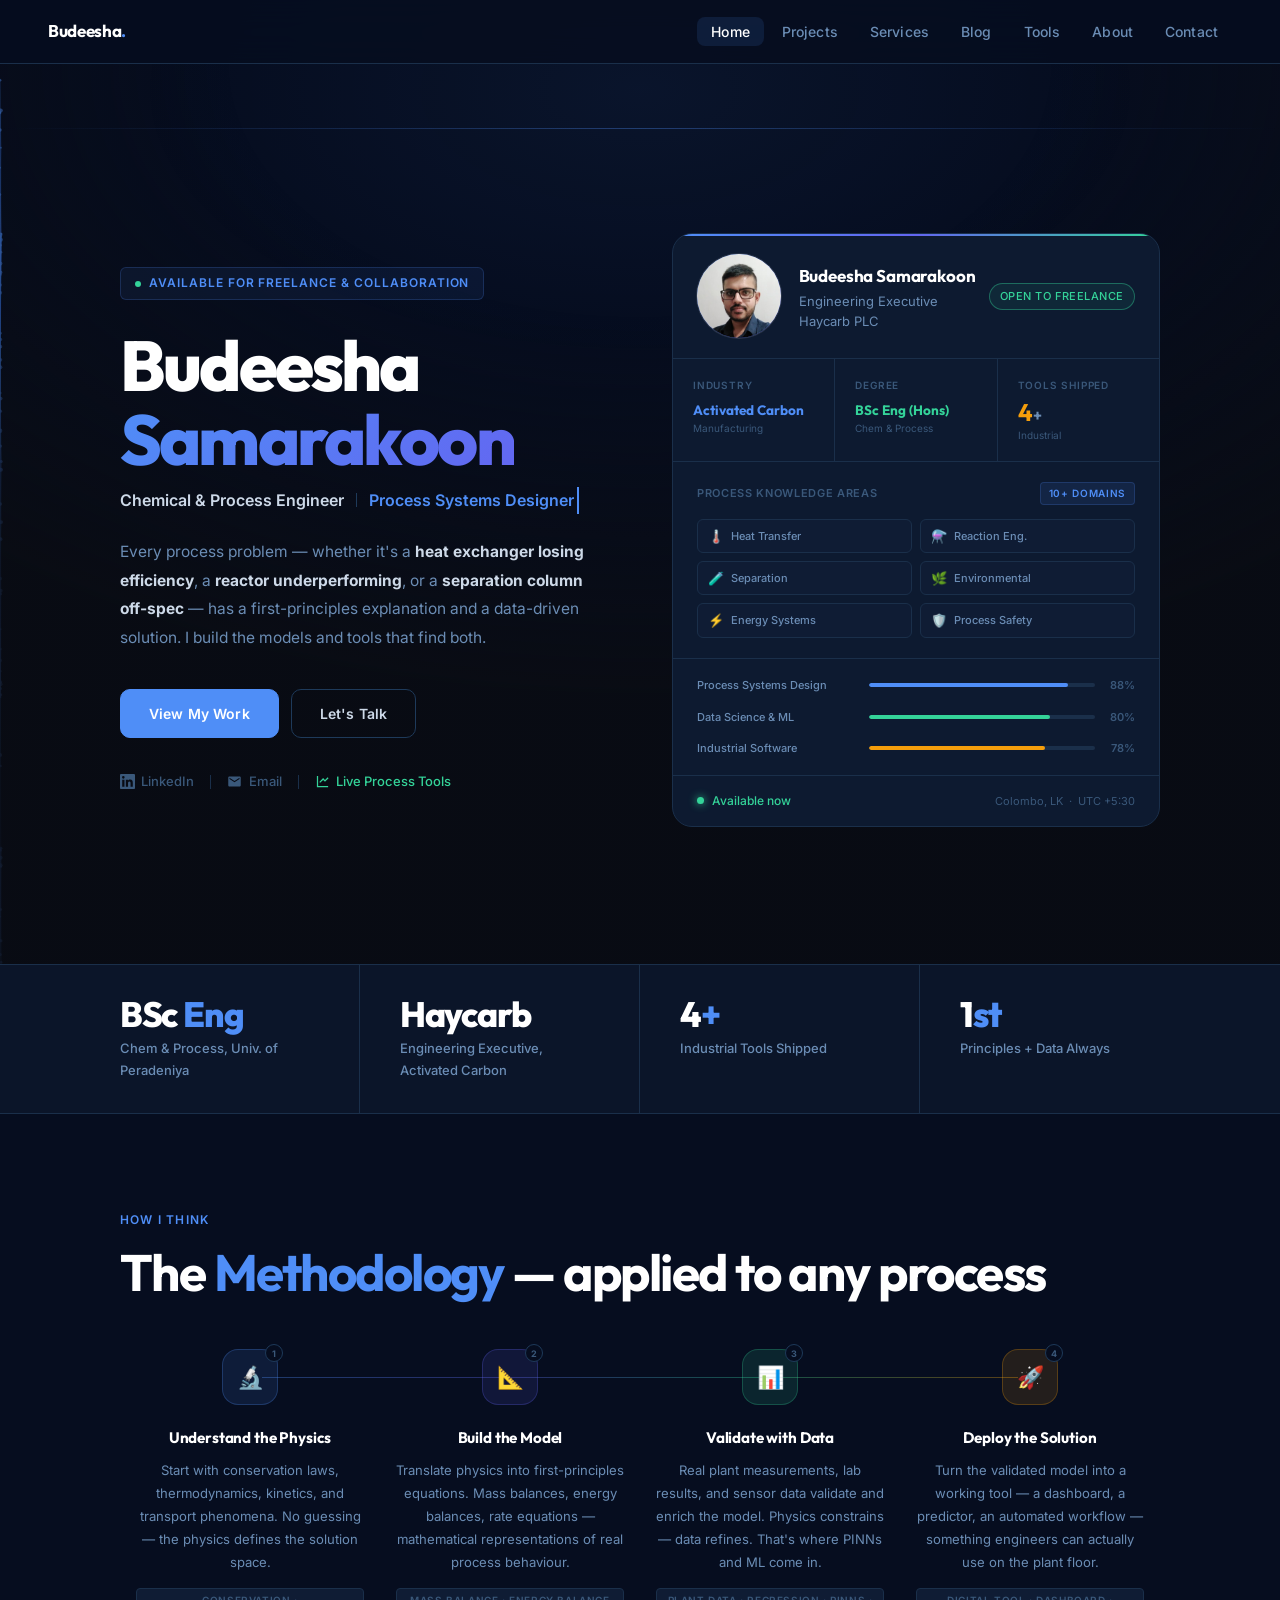
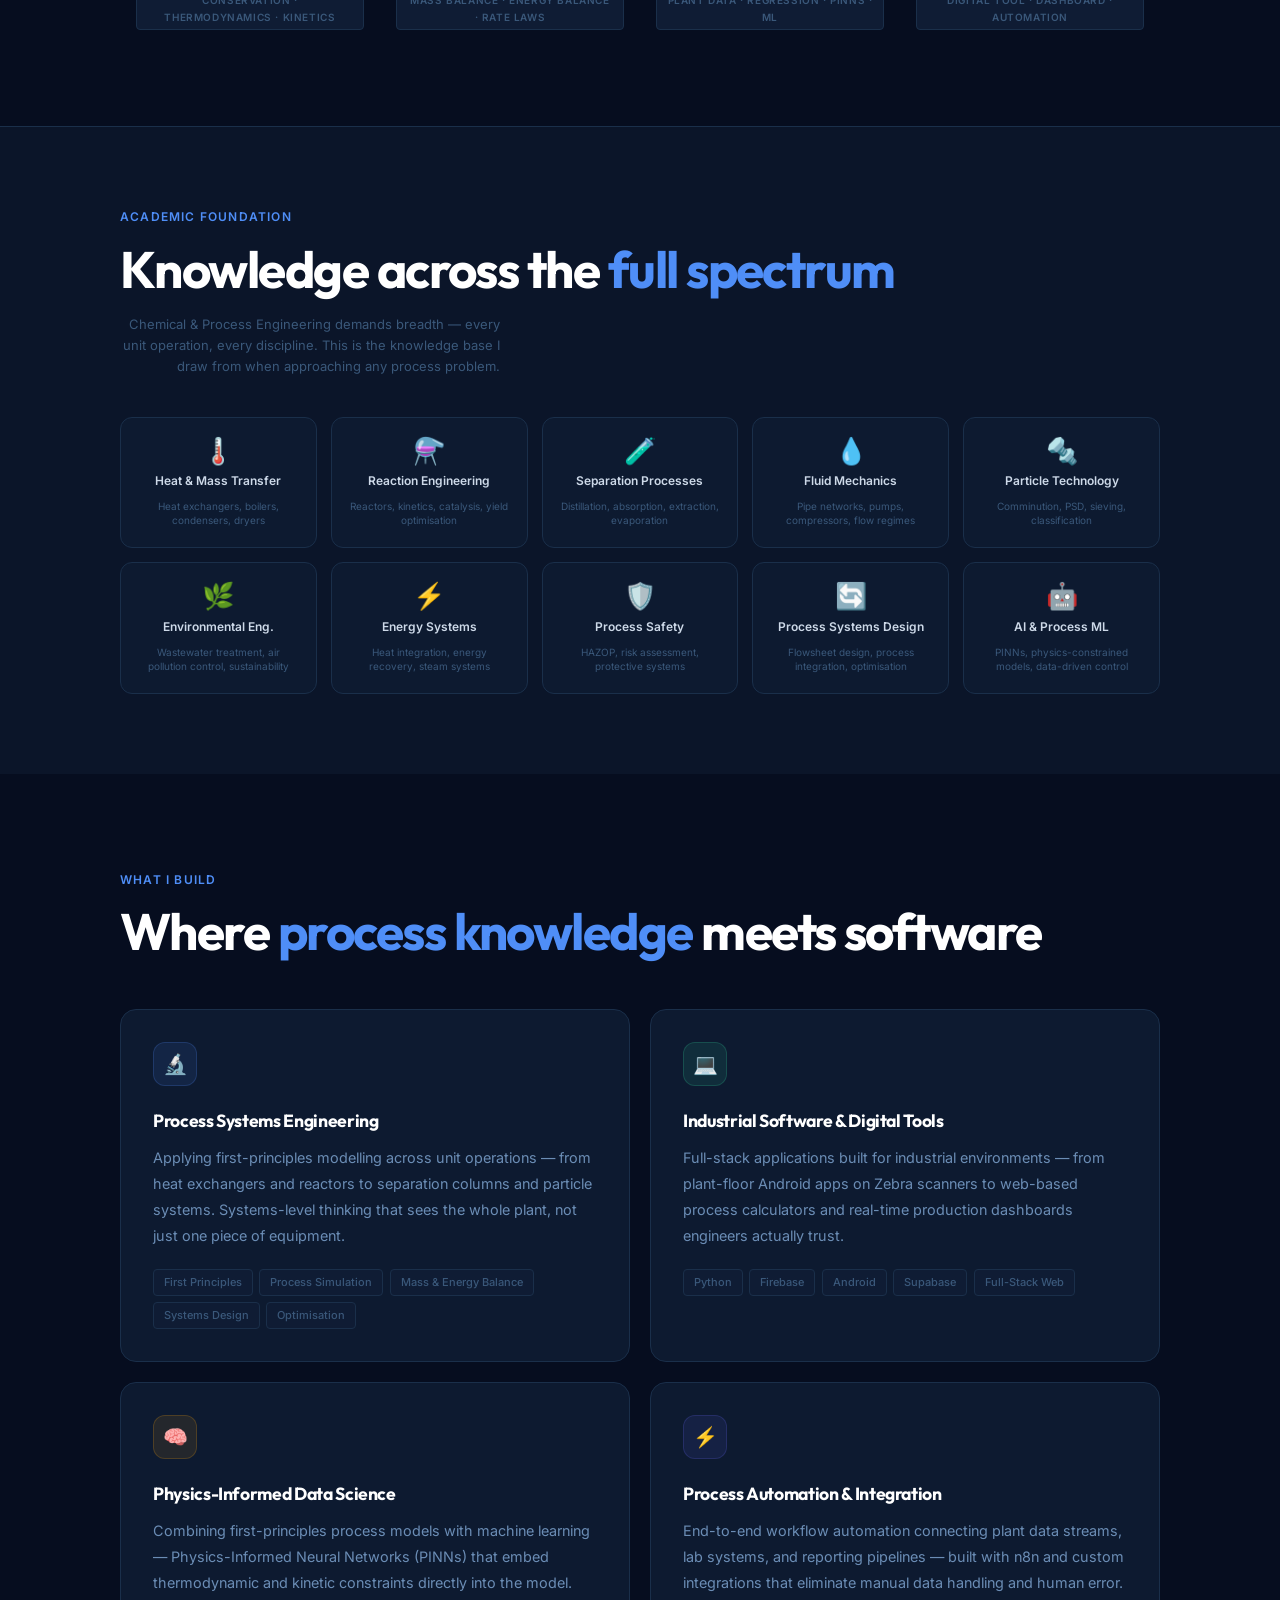
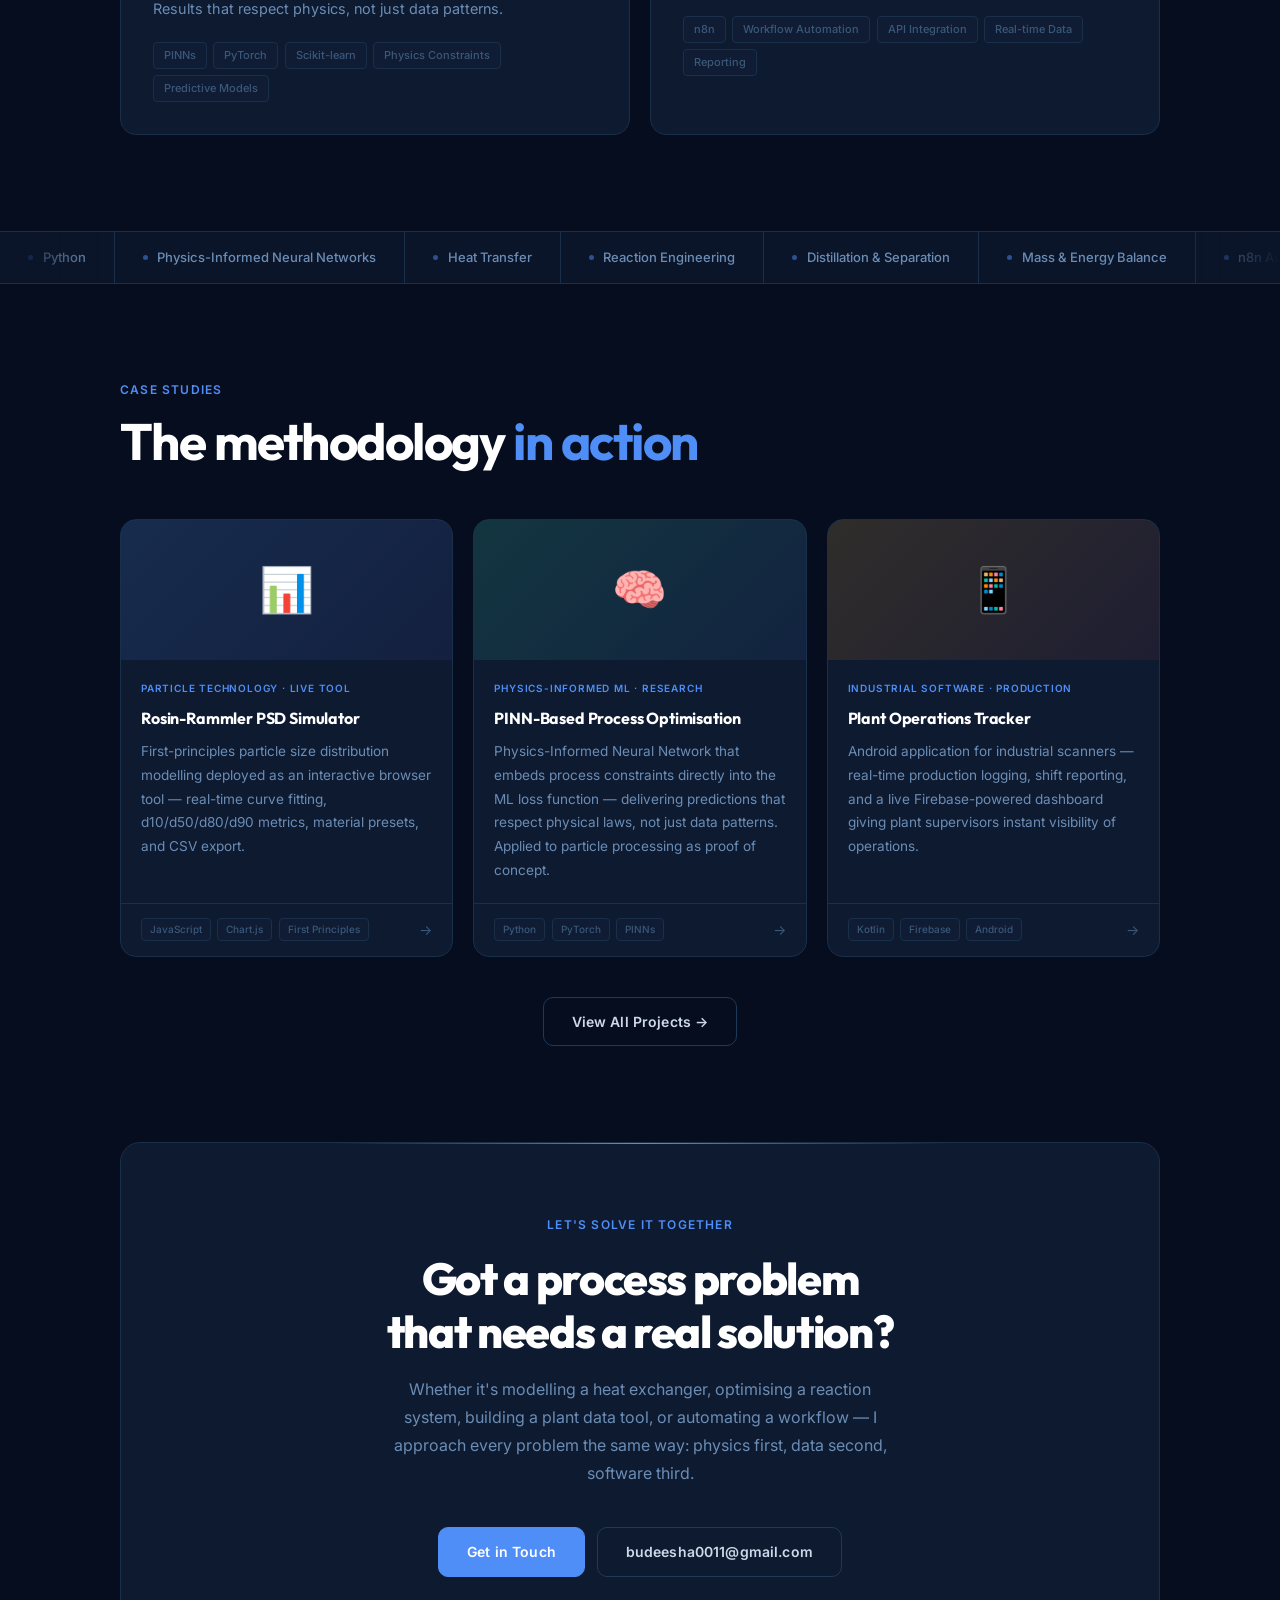
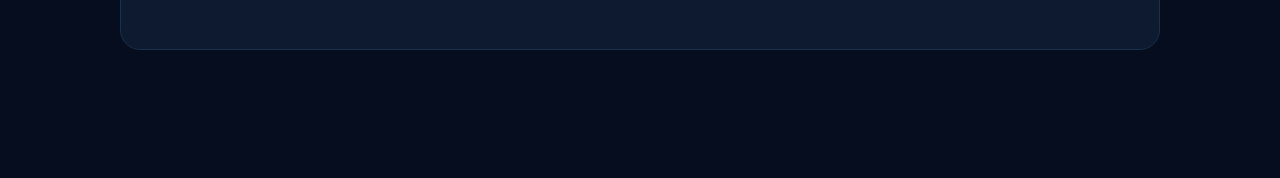
<file: index.html>
<!DOCTYPE html>
<html lang="en">
<head>
  <meta charset="UTF-8">
  <meta name="viewport" content="width=device-width, initial-scale=1.0">
  <title>Budeesha Samarakoon | Chemical & Process Systems Engineer</title>
  <meta name="description" content="Chemical & Process Systems Engineer combining first-principles process knowledge with data science and industrial software. Heat transfer, reaction engineering, separation processes, simulation, and digital tools for any process problem.">
  <link rel="stylesheet" href="style.css">
  <style>

    /* =========================================================
       HERO
    ========================================================= */
    .hero-wrap {
      position: relative;
      overflow: hidden;
      min-height: 100vh;
      display: flex;
      align-items: center;
    }

    /* Particle canvas */
    #particles {
      position: absolute;
      inset: 0;
      width: 100%;
      height: 100%;
      pointer-events: none;
      z-index: 0;
    }

    /* Subtle radial vignette over particles */
    .hero-wrap::after {
      content: '';
      position: absolute;
      inset: 0;
      background: radial-gradient(ellipse 80% 70% at 50% 0%,
        transparent 40%, rgba(10,12,18,0.85) 100%);
      pointer-events: none;
      z-index: 0;
    }

    /* Top gradient line */
    .hero-top-line {
      position: absolute;
      top: 64px;
      left: 0; right: 0;
      height: 1px;
      background: linear-gradient(90deg, transparent, rgba(79,142,247,0.35), transparent);
      z-index: 1;
    }

    .hero {
      max-width: 1120px;
      margin: 0 auto;
      padding: 7rem 2.5rem 5rem;
      display: grid;
      grid-template-columns: 1fr 1fr;
      gap: 4rem;
      align-items: center;
      position: relative;
      z-index: 1;
      width: 100%;
    }

    /* — Eyebrow badge — */
    .hero-eyebrow {
      display: inline-flex;
      align-items: center;
      gap: 0.5rem;
      font-size: 12px;
      font-weight: 600;
      letter-spacing: 0.08em;
      text-transform: uppercase;
      color: var(--accent);
      background: rgba(79,142,247,0.08);
      border: 1px solid rgba(79,142,247,0.2);
      border-radius: 6px;
      padding: 5px 14px;
      margin-bottom: 1.75rem;
    }

    .eyebrow-dot {
      width: 6px; height: 6px;
      border-radius: 50%;
      background: var(--accent2);
      animation: pulse 2s ease-in-out infinite;
      flex-shrink: 0;
    }

    /* — Name with gradient animation — */
    .hero-name {
      font-family: var(--heading);
      font-size: clamp(2.8rem, 5.5vw, 4.6rem);
      font-weight: 800;
      line-height: 1.06;
      color: #fff;
      letter-spacing: -0.04em;
      margin-bottom: 0.6rem;
    }

    .hero-name .accent {
      background: linear-gradient(135deg, var(--accent), #6366f1, var(--accent2), var(--accent));
      background-size: 300% 300%;
      -webkit-background-clip: text;
      -webkit-text-fill-color: transparent;
      background-clip: text;
      animation: gradientShift 6s ease-in-out infinite;
    }

    @keyframes gradientShift {
      0%, 100% { background-position: 0% 50%; }
      50%       { background-position: 100% 50%; }
    }

    /* — Typewriter role — */
    .hero-role {
      display: flex;
      align-items: center;
      gap: 0.75rem;
      flex-wrap: wrap;
      font-size: 1rem;
      color: var(--text2);
      margin-bottom: 1.5rem;
      min-height: 1.6em;
    }

    .hero-role strong { color: var(--text); font-weight: 600; }
    .role-sep { width: 1px; height: 14px; background: var(--border2); flex-shrink: 0; }

    .typewriter {
      color: var(--accent);
      font-weight: 600;
      border-right: 2px solid var(--accent);
      padding-right: 3px;
      animation: blink 0.8s step-end infinite;
    }

    @keyframes blink {
      50% { border-color: transparent; }
    }

    /* — Description — */
    .hero-desc {
      font-size: 0.97rem;
      color: var(--text2);
      max-width: 480px;
      margin-bottom: 2.25rem;
      line-height: 1.85;
    }

    .hero-desc strong { color: var(--text); }

    /* — CTA buttons — */
    .hero-actions {
      display: flex;
      gap: 0.75rem;
      flex-wrap: wrap;
      margin-bottom: 2rem;
    }

    /* — Social links — */
    .hero-social {
      display: flex;
      align-items: center;
      gap: 1rem;
    }

    .hero-social a {
      display: inline-flex;
      align-items: center;
      gap: 0.4rem;
      font-size: 13px;
      font-weight: 500;
      color: var(--text3);
      text-decoration: none;
      transition: color 0.2s;
    }

    .hero-social a:hover { color: var(--text); }
    .hero-social a.live { color: var(--accent2); }
    .hero-social a.live:hover { color: #5ef5c0; }

    .hero-social svg {
      width: 15px; height: 15px;
      fill: currentColor;
      flex-shrink: 0;
    }

    .social-sep { width: 1px; height: 14px; background: var(--border); }

    /* =========================================================
       DASHBOARD CARD (hero right)
    ========================================================= */
    .dashboard {
      background: var(--panel);
      border: 1px solid var(--border);
      border-radius: 20px;
      overflow: hidden;
      position: relative;
    }

    .dashboard::before {
      content: '';
      position: absolute;
      top: 0; left: 0; right: 0;
      height: 2px;
      background: linear-gradient(90deg, var(--accent), #6366f1, var(--accent2));
    }

    .dash-header {
      padding: 1.25rem 1.5rem;
      border-bottom: 1px solid var(--border);
      display: flex;
      align-items: center;
      justify-content: space-between;
    }

    .dash-profile {
      display: flex;
      align-items: center;
      gap: 1.1rem;
    }

    .dash-avatar {
      width: 84px; height: 84px;
      border-radius: 50%;
      box-shadow: 0 0 0 1px rgba(255,255,255,0.12);
      background: linear-gradient(135deg, var(--accent), #6366f1);
      display: flex;
      align-items: center;
      justify-content: center;
      font-family: var(--heading);
      font-size: 15px;
      font-weight: 800;
      color: #fff;
      flex-shrink: 0;
      overflow: hidden;
    }

    .dash-avatar img {
      width: 100%; height: 100%;
      object-fit: cover;
      display: block;
    }

    .dash-name {
      font-family: var(--heading);
      font-size: 17px;
      font-weight: 700;
      color: #fff;
      letter-spacing: -0.01em;
    }

    .dash-title-sm {
      font-size: 13px;
      line-height: 1.5;
      color: var(--text2);
      margin-top: 2px;
    }

    .dash-stats {
      display: grid;
      grid-template-columns: repeat(3, 1fr);
      gap: 1px;
      background: var(--border);
    }

    .dash-stat {
      background: var(--panel);
      padding: 1.1rem 1.25rem;
    }

    .ds-label {
      font-size: 10px;
      font-weight: 600;
      letter-spacing: 0.08em;
      text-transform: uppercase;
      color: var(--text3);
      margin-bottom: 0.35rem;
    }

    .ds-value {
      font-family: var(--heading);
      font-size: 1.5rem;
      font-weight: 700;
      color: #fff;
      line-height: 1;
    }

    .ds-value.blue  { color: var(--accent); }
    .ds-value.green { color: var(--accent2); }
    .ds-value.amber { color: var(--warn); }

    .ds-sub {
      font-size: 10px;
      color: var(--text3);
      margin-top: 3px;
    }

    /* Process Domains mini grid */
    .dash-domains {
      padding: 1.25rem 1.5rem;
      border-top: 1px solid var(--border);
    }

    .domains-label {
      font-size: 11px;
      font-weight: 600;
      letter-spacing: 0.06em;
      text-transform: uppercase;
      color: var(--text3);
      margin-bottom: 0.875rem;
      display: flex;
      align-items: center;
      justify-content: space-between;
    }

    .domains-grid {
      display: grid;
      grid-template-columns: repeat(2, 1fr);
      gap: 0.5rem;
    }

    .domain-pill {
      display: flex;
      align-items: center;
      gap: 0.45rem;
      font-size: 11px;
      font-weight: 500;
      color: var(--text2);
      background: var(--bg3);
      border: 1px solid var(--border);
      border-radius: 6px;
      padding: 5px 10px;
      transition: border-color 0.2s, color 0.2s;
    }

    .domain-pill:hover { border-color: var(--border2); color: var(--text); }

    .domain-pill span {
      font-size: 13px;
    }

    /* Skill bars */
    .dash-skills {
      padding: 1.1rem 1.5rem;
      border-top: 1px solid var(--border);
      display: flex;
      flex-direction: column;
      gap: 0.8rem;
    }

    .dskill {
      display: flex;
      align-items: center;
      gap: 0.75rem;
    }

    .dskill-name {
      font-size: 11px;
      font-weight: 500;
      color: var(--text2);
      width: 160px;
      flex-shrink: 0;
    }

    .dskill-track {
      flex: 1;
      height: 4px;
      background: var(--border);
      border-radius: 4px;
      overflow: hidden;
    }

    .dskill-fill {
      height: 100%;
      border-radius: 4px;
      background: var(--accent);
      animation: fillBar 1.2s ease forwards;
      transform-origin: left;
      transform: scaleX(0);
    }

    .dskill-fill.g { background: var(--accent2); animation-delay: 0.2s; }
    .dskill-fill.a { background: var(--warn);    animation-delay: 0.4s; }

    @keyframes fillBar { to { transform: scaleX(1); } }

    .dskill-pct {
      font-size: 11px;
      font-weight: 600;
      color: var(--text3);
      width: 28px;
      text-align: right;
    }

    .dash-footer {
      padding: 0.9rem 1.5rem;
      border-top: 1px solid var(--border);
      display: flex;
      align-items: center;
      justify-content: space-between;
    }

    .status-indicator {
      display: flex;
      align-items: center;
      gap: 0.5rem;
    }

    .status-dot {
      width: 7px; height: 7px;
      border-radius: 50%;
      background: var(--accent2);
      box-shadow: 0 0 8px var(--accent2);
      animation: pulse 2s ease-in-out infinite;
    }

    .status-text { font-size: 12px; font-weight: 500; color: var(--accent2); }
    .status-loc  { font-size: 11px; color: var(--text3); }

    /* =========================================================
       CREDENTIALS STRIP
    ========================================================= */
    .creds {
      border-top: 1px solid var(--border);
      border-bottom: 1px solid var(--border);
      background: var(--bg2);
    }

    .creds-inner {
      max-width: 1120px;
      margin: 0 auto;
      display: grid;
      grid-template-columns: repeat(4, 1fr);
    }

    .cred-item {
      padding: 2rem 2.5rem;
      border-right: 1px solid var(--border);
      display: flex;
      flex-direction: column;
      gap: 0.3rem;
    }

    .cred-item:last-child { border-right: none; }

    .cred-value {
      font-family: var(--heading);
      font-size: 2.2rem;
      font-weight: 800;
      color: #fff;
      letter-spacing: -0.04em;
      line-height: 1;
    }

    .cred-value span { color: var(--accent); }
    .cred-label { font-size: 13px; font-weight: 500; color: var(--text2); }

    /* =========================================================
       THE APPROACH — 4-Step Methodology
    ========================================================= */
    .approach-section {
      max-width: 1120px;
      margin: 0 auto;
      padding: 6rem 2.5rem;
    }

    .approach-flow {
      display: grid;
      grid-template-columns: repeat(4, 1fr);
      gap: 0;
      margin-top: 3rem;
      position: relative;
    }

    /* Connecting line between steps */
    .approach-flow::before {
      content: '';
      position: absolute;
      top: 28px;
      left: calc(12.5% + 12px);
      right: calc(12.5% + 12px);
      height: 1px;
      background: linear-gradient(90deg,
        var(--accent) 0%,
        #6366f1 33%,
        var(--accent2) 66%,
        var(--warn) 100%);
      opacity: 0.35;
      z-index: 0;
    }

    .approach-step {
      display: flex;
      flex-direction: column;
      align-items: center;
      text-align: center;
      padding: 0 1rem;
      position: relative;
      z-index: 1;
    }

    .step-num {
      width: 56px; height: 56px;
      border-radius: 16px;
      display: flex;
      align-items: center;
      justify-content: center;
      font-size: 22px;
      margin-bottom: 1.25rem;
      position: relative;
      flex-shrink: 0;
    }

    .step-num.blue   { background: rgba(79,142,247,0.12);  border: 1px solid rgba(79,142,247,0.25); }
    .step-num.indigo { background: rgba(99,102,241,0.12);  border: 1px solid rgba(99,102,241,0.25); }
    .step-num.green  { background: rgba(52,211,153,0.12);  border: 1px solid rgba(52,211,153,0.25); }
    .step-num.amber  { background: rgba(245,158,11,0.12);  border: 1px solid rgba(245,158,11,0.25); }

    .step-counter {
      position: absolute;
      top: -6px; right: -6px;
      width: 18px; height: 18px;
      border-radius: 50%;
      background: var(--bg);
      border: 1px solid var(--border2);
      font-size: 9px;
      font-weight: 700;
      color: var(--text3);
      display: flex;
      align-items: center;
      justify-content: center;
    }

    .step-title {
      font-family: var(--heading);
      font-size: 0.95rem;
      font-weight: 700;
      color: #fff;
      letter-spacing: -0.01em;
      margin-bottom: 0.5rem;
    }

    .step-desc {
      font-size: 0.82rem;
      color: var(--text2);
      line-height: 1.75;
      margin-bottom: 0.875rem;
    }

    .step-example {
      font-size: 10px;
      font-weight: 600;
      letter-spacing: 0.06em;
      text-transform: uppercase;
      color: var(--text3);
      background: var(--bg3);
      border: 1px solid var(--border);
      border-radius: 4px;
      padding: 3px 10px;
    }

    /* =========================================================
       KNOWLEDGE DOMAINS
    ========================================================= */
    .domains-section {
      border-top: 1px solid var(--border);
      background: var(--bg2);
      padding: 5rem 0;
    }

    .domains-inner {
      max-width: 1120px;
      margin: 0 auto;
      padding: 0 2.5rem;
    }

    .domains-header {
      display: flex;
      align-items: flex-end;
      justify-content: space-between;
      margin-bottom: 2.5rem;
      flex-wrap: wrap;
      gap: 1rem;
    }

    .domains-note {
      font-size: 13px;
      color: var(--text3);
      max-width: 380px;
      line-height: 1.6;
      text-align: right;
    }

    .knowledge-grid {
      display: grid;
      grid-template-columns: repeat(5, 1fr);
      gap: 0.875rem;
    }

    .knowledge-card {
      background: var(--panel);
      border: 1px solid var(--border);
      border-radius: 12px;
      padding: 1.25rem 1rem;
      display: flex;
      flex-direction: column;
      align-items: center;
      text-align: center;
      gap: 0.6rem;
      transition: border-color 0.25s, transform 0.25s, box-shadow 0.25s;
      cursor: default;
    }

    .knowledge-card:hover {
      border-color: var(--border2);
      transform: translateY(-3px);
      box-shadow: 0 12px 32px rgba(0,0,0,0.25);
    }

    .kc-icon {
      font-size: 26px;
      line-height: 1;
    }

    .kc-title {
      font-size: 12px;
      font-weight: 600;
      color: var(--text);
      line-height: 1.35;
    }

    .kc-sub {
      font-size: 10px;
      color: var(--text3);
      line-height: 1.4;
    }

    /* =========================================================
       EXPERTISE
    ========================================================= */
    .expertise {
      max-width: 1120px;
      margin: 0 auto;
      padding: 6rem 2.5rem;
    }

    .expertise-grid {
      display: grid;
      grid-template-columns: repeat(2, 1fr);
      gap: 1.25rem;
      margin-top: 3rem;
    }

    .expertise-card {
      background: var(--panel);
      border: 1px solid var(--border);
      border-radius: 16px;
      padding: 2rem;
      transition: border-color 0.25s, transform 0.25s, box-shadow 0.25s;
      position: relative;
      overflow: hidden;
    }

    .expertise-card:hover {
      border-color: var(--border2);
      transform: translateY(-4px);
      box-shadow: 0 16px 40px rgba(0,0,0,0.3);
    }

    .exp-icon {
      width: 44px; height: 44px;
      border-radius: 12px;
      display: flex;
      align-items: center;
      justify-content: center;
      font-size: 20px;
      margin-bottom: 1.25rem;
    }

    .exp-icon.blue   { background: rgba(79,142,247,0.1);  border: 1px solid rgba(79,142,247,0.2); }
    .exp-icon.green  { background: rgba(52,211,153,0.1);  border: 1px solid rgba(52,211,153,0.2); }
    .exp-icon.amber  { background: rgba(245,158,11,0.1);  border: 1px solid rgba(245,158,11,0.2); }
    .exp-icon.purple { background: rgba(99,102,241,0.1);  border: 1px solid rgba(99,102,241,0.2); }

    .exp-title {
      font-family: var(--heading);
      font-size: 1.1rem;
      font-weight: 700;
      color: #fff;
      letter-spacing: -0.02em;
      margin-bottom: 0.6rem;
    }

    .exp-desc {
      font-size: 0.9rem;
      color: var(--text2);
      line-height: 1.8;
      margin-bottom: 1.25rem;
    }

    .exp-tags {
      display: flex;
      flex-wrap: wrap;
      gap: 0.4rem;
    }

    .exp-tag {
      font-size: 11px;
      font-weight: 500;
      color: var(--text3);
      background: var(--bg3);
      border: 1px solid var(--border);
      border-radius: 4px;
      padding: 3px 10px;
    }

    /* =========================================================
       TECH STACK STRIP
    ========================================================= */
    .stack-strip {
      border-top: 1px solid var(--border);
      border-bottom: 1px solid var(--border);
      background: var(--bg2);
      overflow: hidden;
      position: relative;
    }

    .stack-strip::before,
    .stack-strip::after {
      content: '';
      position: absolute;
      top: 0; bottom: 0;
      width: 100px;
      z-index: 2;
      pointer-events: none;
    }

    .stack-strip::before { left: 0;  background: linear-gradient(90deg,  var(--bg2), transparent); }
    .stack-strip::after  { right: 0; background: linear-gradient(-90deg, var(--bg2), transparent); }

    .stack-scroll {
      display: flex;
      width: max-content;
      animation: scrollLeft 38s linear infinite;
    }

    @keyframes scrollLeft {
      from { transform: translateX(0); }
      to   { transform: translateX(-50%); }
    }

    .stack-item {
      display: flex;
      align-items: center;
      gap: 0.6rem;
      padding: 0.9rem 1.75rem;
      border-right: 1px solid var(--border);
      font-size: 13px;
      font-weight: 500;
      color: var(--text2);
      white-space: nowrap;
    }

    .stack-item::before {
      content: '';
      width: 5px; height: 5px;
      border-radius: 50%;
      background: var(--accent);
      opacity: 0.5;
    }

    /* =========================================================
       FEATURED PROJECTS
    ========================================================= */
    .projects-section {
      max-width: 1120px;
      margin: 0 auto;
      padding: 6rem 2.5rem;
    }

    .projects-grid {
      display: grid;
      grid-template-columns: repeat(3, 1fr);
      gap: 1.25rem;
      margin-top: 3rem;
    }

    .proj-card {
      background: var(--panel);
      border: 1px solid var(--border);
      border-radius: 16px;
      overflow: hidden;
      display: flex;
      flex-direction: column;
      text-decoration: none;
      transition: border-color 0.25s, transform 0.25s, box-shadow 0.25s;
    }

    .proj-card:hover {
      border-color: var(--border2);
      transform: translateY(-4px);
      box-shadow: 0 16px 40px rgba(0,0,0,0.3);
    }

    .proj-thumb {
      height: 140px;
      display: flex;
      align-items: center;
      justify-content: center;
      font-size: 2.75rem;
    }

    .proj-thumb.blue   { background: linear-gradient(135deg, rgba(79,142,247,0.15), rgba(99,102,241,0.08)); }
    .proj-thumb.green  { background: linear-gradient(135deg, rgba(52,211,153,0.15), rgba(79,142,247,0.08)); }
    .proj-thumb.amber  { background: linear-gradient(135deg, rgba(245,158,11,0.15), rgba(239,68,68,0.08)); }

    .proj-body {
      padding: 1.25rem;
      flex: 1;
      display: flex;
      flex-direction: column;
    }

    .proj-category {
      font-size: 10px;
      font-weight: 600;
      letter-spacing: 0.08em;
      text-transform: uppercase;
      color: var(--accent);
      margin-bottom: 0.5rem;
    }

    .proj-title {
      font-family: var(--heading);
      font-size: 1rem;
      font-weight: 700;
      color: #fff;
      letter-spacing: -0.01em;
      margin-bottom: 0.5rem;
    }

    .proj-desc {
      font-size: 0.85rem;
      color: var(--text2);
      line-height: 1.75;
      flex: 1;
    }

    .proj-footer {
      padding: 0.875rem 1.25rem;
      border-top: 1px solid var(--border);
      display: flex;
      align-items: center;
      justify-content: space-between;
    }

    .proj-stack {
      display: flex;
      gap: 0.4rem;
      flex-wrap: wrap;
    }

    .proj-lang {
      font-size: 10px;
      font-weight: 500;
      color: var(--text3);
      background: var(--bg3);
      border: 1px solid var(--border);
      border-radius: 4px;
      padding: 2px 8px;
    }

    .proj-arrow {
      font-size: 14px;
      color: var(--text3);
      transition: color 0.2s, transform 0.2s;
    }

    .proj-card:hover .proj-arrow { color: var(--accent); transform: translateX(4px); }

    /* =========================================================
       CTA BANNER
    ========================================================= */
    .cta-section {
      padding: 0 2.5rem 8rem;
      max-width: 1120px;
      margin: 0 auto;
    }

    .cta-banner {
      background: var(--panel);
      border: 1px solid var(--border);
      border-radius: 20px;
      padding: 4.5rem 3rem;
      position: relative;
      overflow: hidden;
      text-align: center;
    }

    .cta-banner::before {
      content: '';
      position: absolute;
      top: 0; left: 50%;
      transform: translateX(-50%);
      width: 60%;
      height: 1px;
      background: linear-gradient(90deg, transparent, var(--accent), transparent);
    }

    .cta-banner::after {
      content: '';
      position: absolute;
      top: -40%; left: 50%;
      transform: translateX(-50%);
      width: 400px; height: 200px;
      background: radial-gradient(ellipse, rgba(79,142,247,0.09), transparent 70%);
      pointer-events: none;
    }

    .cta-label {
      font-size: 12px;
      font-weight: 600;
      letter-spacing: 0.1em;
      text-transform: uppercase;
      color: var(--accent);
      margin-bottom: 1rem;
    }

    .cta-title {
      font-family: var(--heading);
      font-size: clamp(1.8rem, 4vw, 2.8rem);
      font-weight: 800;
      color: #fff;
      letter-spacing: -0.03em;
      line-height: 1.2;
      margin-bottom: 1rem;
    }

    .cta-sub {
      font-size: 1rem;
      color: var(--text2);
      max-width: 520px;
      margin: 0 auto 2.5rem;
      line-height: 1.75;
    }

    .cta-actions {
      display: flex;
      gap: 0.75rem;
      justify-content: center;
      flex-wrap: wrap;
    }

    /* =========================================================
       RESPONSIVE
    ========================================================= */
    @media (max-width: 960px) {
      .hero {
        grid-template-columns: 1fr;
        gap: 3rem;
        padding-top: 5rem;
      }
      .creds-inner { grid-template-columns: repeat(2, 1fr); }
      .cred-item:nth-child(2) { border-right: none; }
      .cred-item:nth-child(3) { border-top: 1px solid var(--border); }
      .cred-item:nth-child(4) { border-top: 1px solid var(--border); }
      .approach-flow {
        grid-template-columns: repeat(2, 1fr);
        gap: 1.5rem;
      }
      .approach-flow::before { display: none; }
      .expertise-grid  { grid-template-columns: 1fr; }
      .projects-grid   { grid-template-columns: 1fr; }
      .knowledge-grid  { grid-template-columns: repeat(3, 1fr); }
      .domains-header  { flex-direction: column; align-items: flex-start; }
      .domains-note    { text-align: left; }
    }

    @media (max-width: 600px) {
      .creds-inner     { grid-template-columns: repeat(2, minmax(0, 1fr)); }
      .cred-item       { padding: 1.5rem 1.25rem; }
      .cred-value      { font-size: 1.7rem; }
      .cta-banner      { padding: 3rem 1.75rem; }
      .hero-social     { flex-wrap: wrap; gap: 0.6rem; }
      .approach-flow   { grid-template-columns: 1fr; }
      .knowledge-grid  { grid-template-columns: repeat(2, 1fr); }
      .dash-header     { flex-wrap: wrap; gap: 0.9rem; }
      .dash-avatar     { width: 72px; height: 72px; }
      .dash-stats      { grid-template-columns: 1fr 1fr; }
      .dash-stat:last-child { grid-column: span 2; }
    }
  </style>
</head>
<body>

<nav>
  <a class="nav-logo" href="index.html">Budeesha<span>.</span></a>
  <ul class="nav-links">
    <li><a href="index.html" class="active">Home</a></li>
    <li><a href="projects.html">Projects</a></li>
    <li><a href="services.html">Services</a></li>
    <li><a href="blog.html">Blog</a></li>
    <li><a href="tools/psd-simulator.html">Tools</a></li>
    <li><a href="about.html">About</a></li>
    <li><a href="contact.html">Contact</a></li>
  </ul>
</nav>

<main>

  <!-- ======================================================
       HERO
  ====================================================== -->
  <div class="hero-wrap">
    <canvas id="particles"></canvas>
    <div class="hero-top-line"></div>

    <div class="hero">

      <!-- LEFT — Identity -->
      <div>
        <div class="hero-eyebrow">
          <span class="eyebrow-dot"></span>
          Available for Freelance &amp; Collaboration
        </div>

        <h1 class="hero-name">
          Budeesha<br>
          <span class="accent">Samarakoon</span>
        </h1>

        <div class="hero-role">
          <strong>Chemical &amp; Process Engineer</strong>
          <span class="role-sep"></span>
          <span class="typewriter" id="typewriter"></span>
        </div>

        <p class="hero-desc">
          Every process problem — whether it's a <strong>heat exchanger losing efficiency</strong>,
          a <strong>reactor underperforming</strong>, or a <strong>separation column off-spec</strong>
          — has a first-principles explanation and a data-driven solution.
          I build the models and tools that find both.
        </p>

        <div class="hero-actions">
          <a href="projects.html" class="btn">View My Work</a>
          <a href="contact.html" class="btn btn-ghost">Let's Talk</a>
        </div>

        <div class="hero-social">
          <a href="https://www.linkedin.com/in/budeeshasamarakoon" target="_blank" rel="noopener">
            <svg viewBox="0 0 24 24"><path d="M20.447 20.452h-3.554v-5.569c0-1.328-.027-3.037-1.852-3.037-1.853 0-2.136 1.445-2.136 2.939v5.667H9.351V9h3.414v1.561h.046c.477-.9 1.637-1.85 3.37-1.85 3.601 0 4.267 2.37 4.267 5.455v6.286zM5.337 7.433a2.062 2.062 0 01-2.063-2.065 2.064 2.064 0 112.063 2.065zm1.782 13.019H3.555V9h3.564v11.452zM22.225 0H1.771C.792 0 0 .774 0 1.729v20.542C0 23.227.792 24 1.771 24h20.451C23.2 24 24 23.227 24 22.271V1.729C24 .774 23.2 0 22.222 0h.003z"/></svg>
            LinkedIn
          </a>
          <span class="social-sep"></span>
          <a href="mailto:budeesha0011@gmail.com">
            <svg viewBox="0 0 24 24"><path d="M20 4H4c-1.1 0-2 .9-2 2v12c0 1.1.9 2 2 2h16c1.1 0 2-.9 2-2V6c0-1.1-.9-2-2-2zm0 4l-8 5-8-5V6l8 5 8-5v2z"/></svg>
            Email
          </a>
          <span class="social-sep"></span>
          <a href="tools/psd-simulator.html" class="live">
            <svg viewBox="0 0 24 24"><path d="M5 3v16h16v2H3V3h2zm15.293 2.293l1.414 1.414L16 12.414l-3-3-4.707 4.707-1.414-1.414L13 6.586l3 3 4.293-4.293z"/></svg>
            Live Process Tools
          </a>
        </div>
      </div>

      <!-- RIGHT — Engineering Dashboard -->
      <div>
        <div class="dashboard fade-up">

          <div class="dash-header">
            <div class="dash-profile">
              <div class="dash-avatar"><img src="images/profile.jpg" alt="Budeesha Samarakoon" width="84" height="84"></div>
              <div>
                <div class="dash-name">Budeesha Samarakoon</div>
                <div class="dash-title-sm">Engineering Executive<br>Haycarb PLC</div>
              </div>
            </div>
            <span class="tag green" style="white-space:nowrap">Open to Freelance</span>
          </div>

          <div class="dash-stats">
            <div class="dash-stat">
              <div class="ds-label">Industry</div>
              <div class="ds-value blue" style="font-size:.85rem;padding-top:4px">Activated Carbon</div>
              <div class="ds-sub">Manufacturing</div>
            </div>
            <div class="dash-stat">
              <div class="ds-label">Degree</div>
              <div class="ds-value green" style="font-size:.85rem;padding-top:4px">BSc Eng (Hons)</div>
              <div class="ds-sub">Chem &amp; Process</div>
            </div>
            <div class="dash-stat">
              <div class="ds-label">Tools Shipped</div>
              <div class="ds-value amber">4<span style="font-size:1rem;color:var(--text2)">+</span></div>
              <div class="ds-sub">Industrial</div>
            </div>
          </div>

          <!-- Process Domains Preview -->
          <div class="dash-domains">
            <div class="domains-label">
              Process Knowledge Areas
              <span style="font-size:10px;color:var(--accent);background:rgba(79,142,247,0.1);border:1px solid rgba(79,142,247,0.2);border-radius:4px;padding:2px 8px;">10+ Domains</span>
            </div>
            <div class="domains-grid">
              <div class="domain-pill"><span>🌡️</span> Heat Transfer</div>
              <div class="domain-pill"><span>⚗️</span> Reaction Eng.</div>
              <div class="domain-pill"><span>🧪</span> Separation</div>
              <div class="domain-pill"><span>🌿</span> Environmental</div>
              <div class="domain-pill"><span>⚡</span> Energy Systems</div>
              <div class="domain-pill"><span>🛡️</span> Process Safety</div>
            </div>
          </div>

          <!-- Skill bars -->
          <div class="dash-skills">
            <div class="dskill">
              <div class="dskill-name">Process Systems Design</div>
              <div class="dskill-track"><div class="dskill-fill" style="width:88%"></div></div>
              <div class="dskill-pct">88%</div>
            </div>
            <div class="dskill">
              <div class="dskill-name">Data Science &amp; ML</div>
              <div class="dskill-track"><div class="dskill-fill g" style="width:80%"></div></div>
              <div class="dskill-pct">80%</div>
            </div>
            <div class="dskill">
              <div class="dskill-name">Industrial Software</div>
              <div class="dskill-track"><div class="dskill-fill a" style="width:78%"></div></div>
              <div class="dskill-pct">78%</div>
            </div>
          </div>

          <div class="dash-footer">
            <div class="status-indicator">
              <div class="status-dot"></div>
              <span class="status-text">Available now</span>
            </div>
            <span class="status-loc">Colombo, LK &nbsp;·&nbsp; UTC +5:30</span>
          </div>

        </div>
      </div>

    </div>
  </div>

  <!-- ======================================================
       CREDENTIALS STRIP
  ====================================================== -->
  <div class="creds">
    <div class="creds-inner">
      <div class="cred-item">
        <div class="cred-value">BSc<span>&nbsp;Eng</span></div>
        <div class="cred-label">Chem &amp; Process, Univ. of Peradeniya</div>
      </div>
      <div class="cred-item">
        <div class="cred-value">Haycarb<span></span></div>
        <div class="cred-label">Engineering Executive, Activated Carbon</div>
      </div>
      <div class="cred-item">
        <div class="cred-value">4<span>+</span></div>
        <div class="cred-label">Industrial Tools Shipped</div>
      </div>
      <div class="cred-item">
        <div class="cred-value">1<span>st</span></div>
        <div class="cred-label">Principles + Data Always</div>
      </div>
    </div>
  </div>

  <!-- ======================================================
       THE APPROACH — 4-Step Methodology
  ====================================================== -->
  <div class="approach-section">
    <div class="section-label">How I Think</div>
    <h2 class="section-title">The <em>Methodology</em> — applied to any process</h2>

    <div class="approach-flow">

      <div class="approach-step fade-up">
        <div class="step-num blue">
          🔬
          <span class="step-counter">1</span>
        </div>
        <div class="step-title">Understand the Physics</div>
        <p class="step-desc">Start with conservation laws, thermodynamics, kinetics, and transport phenomena. No guessing — the physics defines the solution space.</p>
        <span class="step-example">Conservation · Thermodynamics · Kinetics</span>
      </div>

      <div class="approach-step fade-up">
        <div class="step-num indigo">
          📐
          <span class="step-counter">2</span>
        </div>
        <div class="step-title">Build the Model</div>
        <p class="step-desc">Translate physics into first-principles equations. Mass balances, energy balances, rate equations — mathematical representations of real process behaviour.</p>
        <span class="step-example">Mass Balance · Energy Balance · Rate Laws</span>
      </div>

      <div class="approach-step fade-up">
        <div class="step-num green">
          📊
          <span class="step-counter">3</span>
        </div>
        <div class="step-title">Validate with Data</div>
        <p class="step-desc">Real plant measurements, lab results, and sensor data validate and enrich the model. Physics constrains — data refines. That's where PINNs and ML come in.</p>
        <span class="step-example">Plant Data · Regression · PINNs · ML</span>
      </div>

      <div class="approach-step fade-up">
        <div class="step-num amber">
          🚀
          <span class="step-counter">4</span>
        </div>
        <div class="step-title">Deploy the Solution</div>
        <p class="step-desc">Turn the validated model into a working tool — a dashboard, a predictor, an automated workflow — something engineers can actually use on the plant floor.</p>
        <span class="step-example">Digital Tool · Dashboard · Automation</span>
      </div>

    </div>
  </div>

  <!-- ======================================================
       KNOWLEDGE DOMAINS
  ====================================================== -->
  <div class="domains-section">
    <div class="domains-inner">
      <div class="domains-header">
        <div>
          <div class="section-label">Academic Foundation</div>
          <h2 class="section-title" style="margin-bottom:0">Knowledge across the <em>full spectrum</em></h2>
        </div>
        <p class="domains-note">Chemical &amp; Process Engineering demands breadth — every unit operation, every discipline. This is the knowledge base I draw from when approaching any process problem.</p>
      </div>

      <div class="knowledge-grid">

        <div class="knowledge-card fade-up">
          <div class="kc-icon">🌡️</div>
          <div class="kc-title">Heat &amp; Mass Transfer</div>
          <div class="kc-sub">Heat exchangers, boilers, condensers, dryers</div>
        </div>

        <div class="knowledge-card fade-up">
          <div class="kc-icon">⚗️</div>
          <div class="kc-title">Reaction Engineering</div>
          <div class="kc-sub">Reactors, kinetics, catalysis, yield optimisation</div>
        </div>

        <div class="knowledge-card fade-up">
          <div class="kc-icon">🧪</div>
          <div class="kc-title">Separation Processes</div>
          <div class="kc-sub">Distillation, absorption, extraction, evaporation</div>
        </div>

        <div class="knowledge-card fade-up">
          <div class="kc-icon">💧</div>
          <div class="kc-title">Fluid Mechanics</div>
          <div class="kc-sub">Pipe networks, pumps, compressors, flow regimes</div>
        </div>

        <div class="knowledge-card fade-up">
          <div class="kc-icon">🔩</div>
          <div class="kc-title">Particle Technology</div>
          <div class="kc-sub">Comminution, PSD, sieving, classification</div>
        </div>

        <div class="knowledge-card fade-up">
          <div class="kc-icon">🌿</div>
          <div class="kc-title">Environmental Eng.</div>
          <div class="kc-sub">Wastewater treatment, air pollution control, sustainability</div>
        </div>

        <div class="knowledge-card fade-up">
          <div class="kc-icon">⚡</div>
          <div class="kc-title">Energy Systems</div>
          <div class="kc-sub">Heat integration, energy recovery, steam systems</div>
        </div>

        <div class="knowledge-card fade-up">
          <div class="kc-icon">🛡️</div>
          <div class="kc-title">Process Safety</div>
          <div class="kc-sub">HAZOP, risk assessment, protective systems</div>
        </div>

        <div class="knowledge-card fade-up">
          <div class="kc-icon">🔄</div>
          <div class="kc-title">Process Systems Design</div>
          <div class="kc-sub">Flowsheet design, process integration, optimisation</div>
        </div>

        <div class="knowledge-card fade-up">
          <div class="kc-icon">🤖</div>
          <div class="kc-title">AI &amp; Process ML</div>
          <div class="kc-sub">PINNs, physics-constrained models, data-driven control</div>
        </div>

      </div>
    </div>
  </div>

  <!-- ======================================================
       EXPERTISE — What I Build
  ====================================================== -->
  <div class="expertise">
    <div class="section-label">What I Build</div>
    <h2 class="section-title">Where <em>process knowledge</em> meets software</h2>

    <div class="expertise-grid">

      <div class="expertise-card fade-up">
        <div class="exp-icon blue">🔬</div>
        <div class="exp-title">Process Systems Engineering</div>
        <p class="exp-desc">Applying first-principles modelling across unit operations — from heat exchangers and reactors to separation columns and particle systems. Systems-level thinking that sees the whole plant, not just one piece of equipment.</p>
        <div class="exp-tags">
          <span class="exp-tag">First Principles</span>
          <span class="exp-tag">Process Simulation</span>
          <span class="exp-tag">Mass &amp; Energy Balance</span>
          <span class="exp-tag">Systems Design</span>
          <span class="exp-tag">Optimisation</span>
        </div>
      </div>

      <div class="expertise-card fade-up">
        <div class="exp-icon green">💻</div>
        <div class="exp-title">Industrial Software &amp; Digital Tools</div>
        <p class="exp-desc">Full-stack applications built for industrial environments — from plant-floor Android apps on Zebra scanners to web-based process calculators and real-time production dashboards engineers actually trust.</p>
        <div class="exp-tags">
          <span class="exp-tag">Python</span>
          <span class="exp-tag">Firebase</span>
          <span class="exp-tag">Android</span>
          <span class="exp-tag">Supabase</span>
          <span class="exp-tag">Full-Stack Web</span>
        </div>
      </div>

      <div class="expertise-card fade-up">
        <div class="exp-icon amber">🧠</div>
        <div class="exp-title">Physics-Informed Data Science</div>
        <p class="exp-desc">Combining first-principles process models with machine learning — Physics-Informed Neural Networks (PINNs) that embed thermodynamic and kinetic constraints directly into the model. Results that respect physics, not just data patterns.</p>
        <div class="exp-tags">
          <span class="exp-tag">PINNs</span>
          <span class="exp-tag">PyTorch</span>
          <span class="exp-tag">Scikit-learn</span>
          <span class="exp-tag">Physics Constraints</span>
          <span class="exp-tag">Predictive Models</span>
        </div>
      </div>

      <div class="expertise-card fade-up">
        <div class="exp-icon purple">⚡</div>
        <div class="exp-title">Process Automation &amp; Integration</div>
        <p class="exp-desc">End-to-end workflow automation connecting plant data streams, lab systems, and reporting pipelines — built with n8n and custom integrations that eliminate manual data handling and human error.</p>
        <div class="exp-tags">
          <span class="exp-tag">n8n</span>
          <span class="exp-tag">Workflow Automation</span>
          <span class="exp-tag">API Integration</span>
          <span class="exp-tag">Real-time Data</span>
          <span class="exp-tag">Reporting</span>
        </div>
      </div>

    </div>
  </div>

  <!-- ======================================================
       TECH STACK SCROLL
  ====================================================== -->
  <div class="stack-strip">
    <div class="stack-scroll">
      <div class="stack-item">Python</div>
      <div class="stack-item">Physics-Informed Neural Networks</div>
      <div class="stack-item">Heat Transfer</div>
      <div class="stack-item">Reaction Engineering</div>
      <div class="stack-item">Distillation &amp; Separation</div>
      <div class="stack-item">Mass &amp; Energy Balance</div>
      <div class="stack-item">n8n Automation</div>
      <div class="stack-item">Firebase</div>
      <div class="stack-item">Android Dev</div>
      <div class="stack-item">HAZOP &amp; Process Safety</div>
      <div class="stack-item">Environmental Engineering</div>
      <div class="stack-item">Wastewater Treatment</div>
      <div class="stack-item">PyTorch</div>
      <div class="stack-item">Process Optimisation</div>
      <div class="stack-item">Supabase</div>
      <div class="stack-item">Particle Size Distribution</div>
      <div class="stack-item">Fluid Mechanics</div>
      <div class="stack-item">Energy Systems</div>
      <!-- Duplicate for seamless loop -->
      <div class="stack-item">Python</div>
      <div class="stack-item">Physics-Informed Neural Networks</div>
      <div class="stack-item">Heat Transfer</div>
      <div class="stack-item">Reaction Engineering</div>
      <div class="stack-item">Distillation &amp; Separation</div>
      <div class="stack-item">Mass &amp; Energy Balance</div>
      <div class="stack-item">n8n Automation</div>
      <div class="stack-item">Firebase</div>
      <div class="stack-item">Android Dev</div>
      <div class="stack-item">HAZOP &amp; Process Safety</div>
      <div class="stack-item">Environmental Engineering</div>
      <div class="stack-item">Wastewater Treatment</div>
      <div class="stack-item">PyTorch</div>
      <div class="stack-item">Process Optimisation</div>
      <div class="stack-item">Supabase</div>
      <div class="stack-item">Particle Size Distribution</div>
      <div class="stack-item">Fluid Mechanics</div>
      <div class="stack-item">Energy Systems</div>
    </div>
  </div>

  <!-- ======================================================
       FEATURED PROJECTS — Case Studies
  ====================================================== -->
  <div class="projects-section">
    <div class="section-label">Case Studies</div>
    <h2 class="section-title">The methodology <em>in action</em></h2>

    <div class="projects-grid">

      <a href="tools/psd-simulator.html" class="proj-card fade-up">
        <div class="proj-thumb blue">📊</div>
        <div class="proj-body">
          <div class="proj-category">Particle Technology · Live Tool</div>
          <div class="proj-title">Rosin-Rammler PSD Simulator</div>
          <p class="proj-desc">First-principles particle size distribution modelling deployed as an interactive browser tool — real-time curve fitting, d10/d50/d80/d90 metrics, material presets, and CSV export.</p>
        </div>
        <div class="proj-footer">
          <div class="proj-stack">
            <span class="proj-lang">JavaScript</span>
            <span class="proj-lang">Chart.js</span>
            <span class="proj-lang">First Principles</span>
          </div>
          <span class="proj-arrow">→</span>
        </div>
      </a>

      <a href="projects.html" class="proj-card fade-up">
        <div class="proj-thumb green">🧠</div>
        <div class="proj-body">
          <div class="proj-category">Physics-Informed ML · Research</div>
          <div class="proj-title">PINN-Based Process Optimisation</div>
          <p class="proj-desc">Physics-Informed Neural Network that embeds process constraints directly into the ML loss function — delivering predictions that respect physical laws, not just data patterns. Applied to particle processing as proof of concept.</p>
        </div>
        <div class="proj-footer">
          <div class="proj-stack">
            <span class="proj-lang">Python</span>
            <span class="proj-lang">PyTorch</span>
            <span class="proj-lang">PINNs</span>
          </div>
          <span class="proj-arrow">→</span>
        </div>
      </a>

      <a href="projects.html" class="proj-card fade-up">
        <div class="proj-thumb amber">📱</div>
        <div class="proj-body">
          <div class="proj-category">Industrial Software · Production</div>
          <div class="proj-title">Plant Operations Tracker</div>
          <p class="proj-desc">Android application for industrial scanners — real-time production logging, shift reporting, and a live Firebase-powered dashboard giving plant supervisors instant visibility of operations.</p>
        </div>
        <div class="proj-footer">
          <div class="proj-stack">
            <span class="proj-lang">Kotlin</span>
            <span class="proj-lang">Firebase</span>
            <span class="proj-lang">Android</span>
          </div>
          <span class="proj-arrow">→</span>
        </div>
      </a>

    </div>

    <div style="text-align:center; margin-top:2.5rem;">
      <a href="projects.html" class="btn btn-ghost">View All Projects →</a>
    </div>
  </div>

  <!-- ======================================================
       CTA BANNER
  ====================================================== -->
  <div class="cta-section">
    <div class="cta-banner">
      <div class="cta-label">Let's Solve It Together</div>
      <h2 class="cta-title">Got a process problem<br>that needs a real solution?</h2>
      <p class="cta-sub">
        Whether it's modelling a heat exchanger, optimising a reaction system, building a plant data tool,
        or automating a workflow — I approach every problem the same way: physics first, data second, software third.
      </p>
      <div class="cta-actions">
        <a href="contact.html" class="btn">Get in Touch</a>
        <a href="mailto:budeesha0011@gmail.com" class="btn btn-ghost">budeesha0011@gmail.com</a>
      </div>
    </div>
  </div>

</main>

<!-- ======================================================
     PARTICLE NETWORK BACKGROUND
====================================================== -->
<script>
(function () {
  const canvas = document.getElementById('particles');
  if (!canvas) return;
  const ctx = canvas.getContext('2d');
  let W, H, particles = [];
  const N = 60, CONNECT_DIST = 130;

  function resize() {
    W = canvas.width  = canvas.offsetWidth;
    H = canvas.height = canvas.offsetHeight;
  }

  function Particle() {
    this.reset();
  }

  Particle.prototype.reset = function () {
    this.x  = Math.random() * W;
    this.y  = Math.random() * H;
    this.vx = (Math.random() - 0.5) * 0.35;
    this.vy = (Math.random() - 0.5) * 0.35;
    this.r  = Math.random() * 1.5 + 0.8;
  };

  Particle.prototype.update = function () {
    this.x += this.vx;
    this.y += this.vy;
    if (this.x < 0 || this.x > W) this.vx *= -1;
    if (this.y < 0 || this.y > H) this.vy *= -1;
  };

  function init() {
    resize();
    particles = Array.from({ length: N }, () => new Particle());
  }

  function draw() {
    ctx.clearRect(0, 0, W, H);

    for (let i = 0; i < N; i++) {
      const p = particles[i];
      p.update();

      // Draw dot
      ctx.beginPath();
      ctx.arc(p.x, p.y, p.r, 0, Math.PI * 2);
      ctx.fillStyle = 'rgba(79,142,247,0.55)';
      ctx.fill();

      // Draw connections
      for (let j = i + 1; j < N; j++) {
        const q = particles[j];
        const dx = p.x - q.x, dy = p.y - q.y;
        const d = Math.sqrt(dx * dx + dy * dy);
        if (d < CONNECT_DIST) {
          const alpha = 0.18 * (1 - d / CONNECT_DIST);
          ctx.beginPath();
          ctx.moveTo(p.x, p.y);
          ctx.lineTo(q.x, q.y);
          ctx.strokeStyle = `rgba(79,142,247,${alpha})`;
          ctx.lineWidth = 0.7;
          ctx.stroke();
        }
      }
    }

    requestAnimationFrame(draw);
  }

  window.addEventListener('resize', () => {
    resize();
    particles.forEach(p => {
      if (p.x > W) p.x = Math.random() * W;
      if (p.y > H) p.y = Math.random() * H;
    });
  });

  init();
  draw();
})();
</script>

<!-- ======================================================
     TYPEWRITER ROLE CYCLING
====================================================== -->
<script>
(function () {
  const el = document.getElementById('typewriter');
  if (!el) return;

  const roles = [
    'Process Systems Designer',
    'First-Principles Modeller',
    'Industrial Software Developer',
    'Physics-Informed ML Engineer',
    'Process Optimisation Specialist'
  ];

  let roleIdx = 0, charIdx = 0, deleting = false;

  function tick() {
    const current = roles[roleIdx];

    if (!deleting) {
      charIdx++;
      el.textContent = current.slice(0, charIdx);
      if (charIdx === current.length) {
        deleting = true;
        setTimeout(tick, 2000);
        return;
      }
      setTimeout(tick, 60);
    } else {
      charIdx--;
      el.textContent = current.slice(0, charIdx);
      if (charIdx === 0) {
        deleting = false;
        roleIdx = (roleIdx + 1) % roles.length;
        setTimeout(tick, 400);
        return;
      }
      setTimeout(tick, 35);
    }
  }

  setTimeout(tick, 800);
})();
</script>

</body>
</html>
</file>
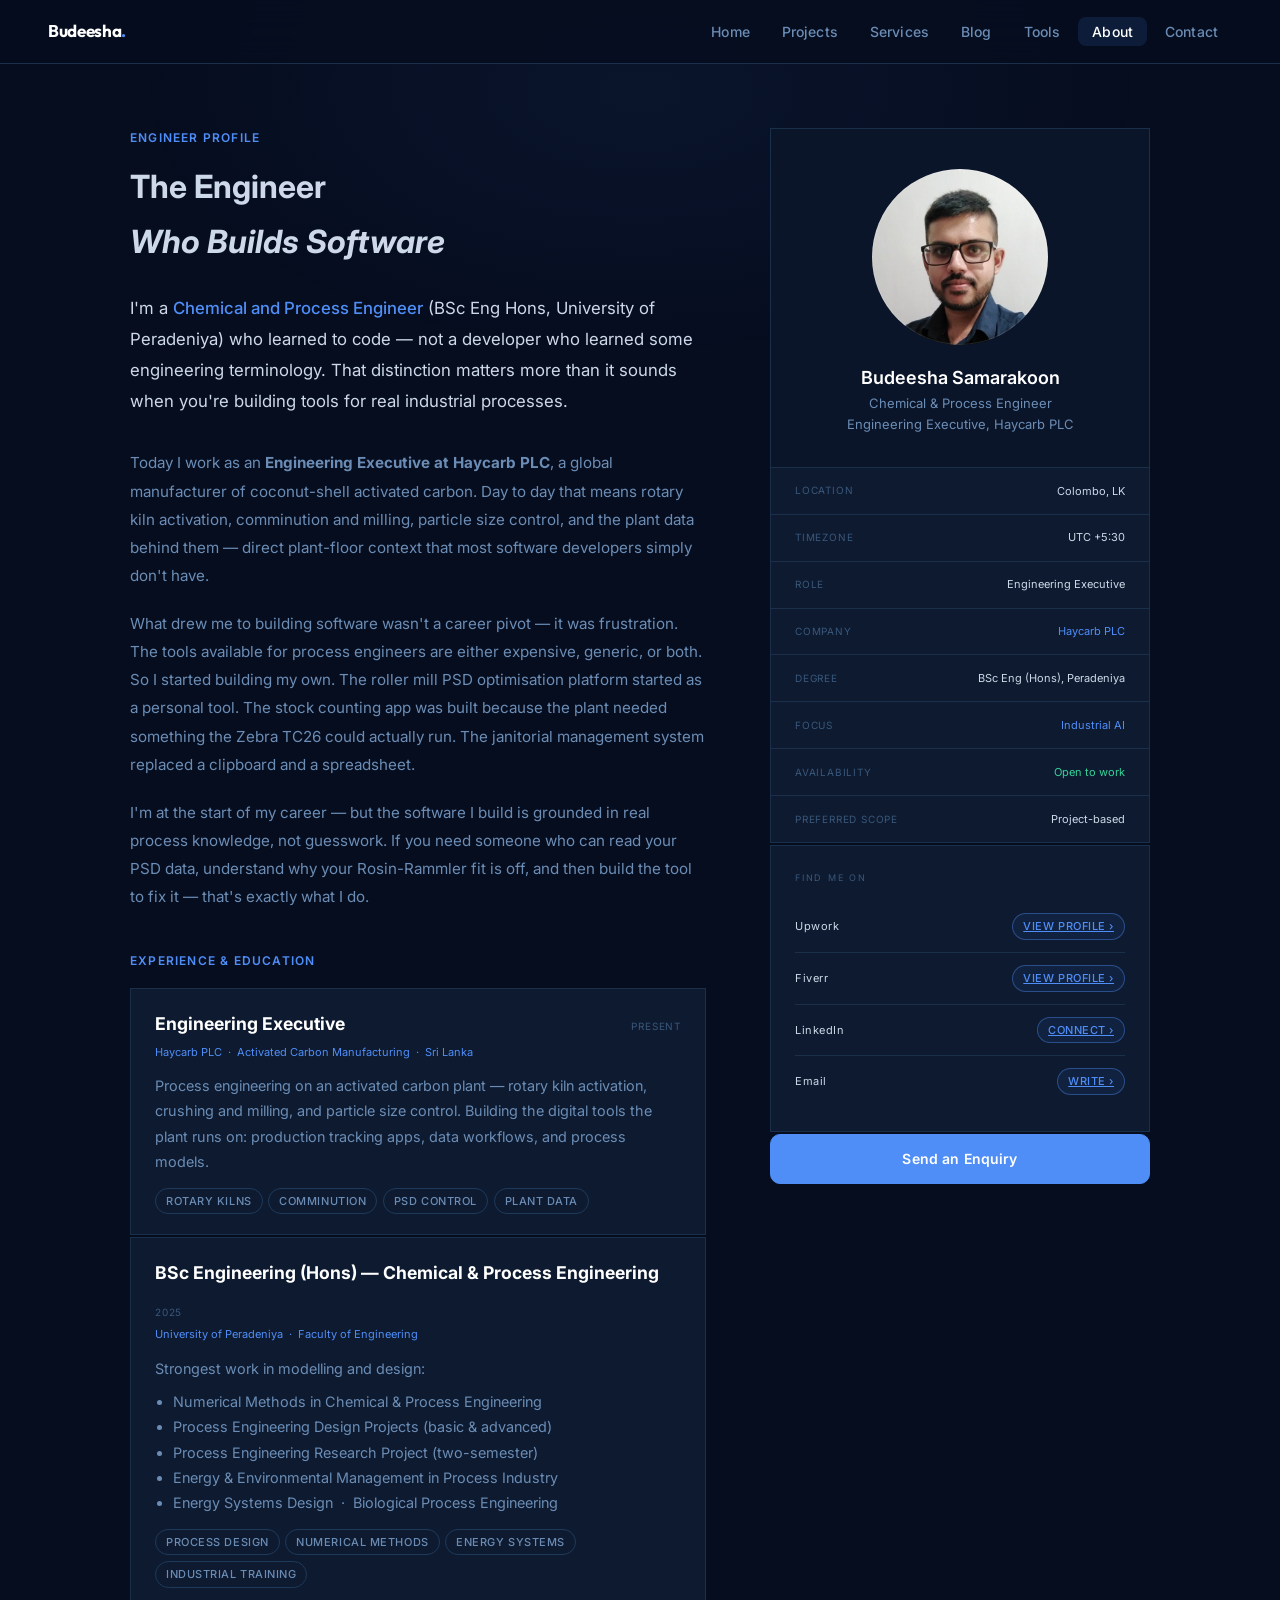
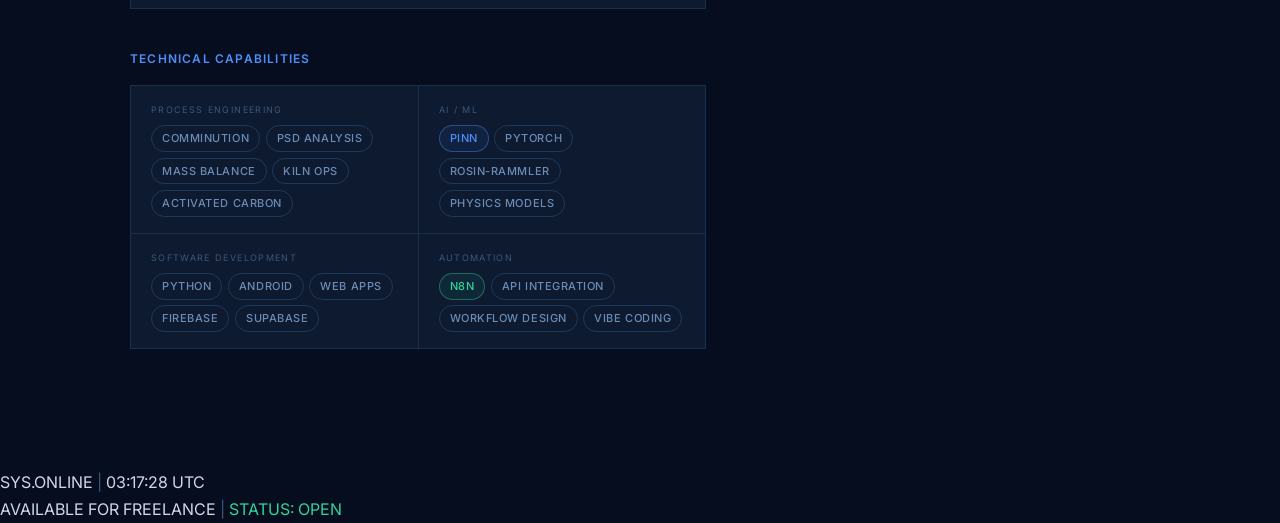
<file: about.html>
<!DOCTYPE html>
<html lang="en">
<head>
  <meta charset="UTF-8">
  <meta name="viewport" content="width=device-width, initial-scale=1.0">
  <title>About | Budeesha</title>
  <link rel="stylesheet" href="style.css">
  <style>
    .about-layout {
      max-width: 1100px;
      margin: 0 auto;
      padding: 4rem 2.5rem 5rem;
      display: grid;
      grid-template-columns: 1fr 380px;
      gap: 4rem;
      align-items: start;
    }

    .about-main h1 {
      font-family: var(--cond);
      font-size: clamp(2rem, 5vw, 3.5rem);
      font-weight: 700;
      color: #fff;
      line-height: 1.1;
      margin-bottom: 0.5rem;
    }

    .about-main h1 em {
      font-style: normal;
      color: var(--accent);
    }

    .about-intro {
      font-size: 1.05rem;
      color: var(--text);
      line-height: 1.85;
      margin: 1.5rem 0 2rem;
    }

    .about-intro strong {
      color: var(--accent);
      font-weight: 500;
    }

    .about-body {
      font-size: 0.95rem;
      color: var(--text2);
      line-height: 1.85;
    }

    .about-body p { margin-bottom: 1.25rem; }

    /* Skills matrix */
    .skills-matrix {
      margin: 2.5rem 0;
    }

    .skills-grid {
      display: grid;
      grid-template-columns: 1fr 1fr;
      gap: 1px;
      background: var(--border);
      border: 1px solid var(--border);
    }

    .skill-cell {
      background: var(--panel);
      padding: 1rem 1.25rem;
    }

    .skill-cell-label {
      font-family: var(--mono);
      font-size: 9px;
      letter-spacing: 0.15em;
      text-transform: uppercase;
      color: var(--text3);
      margin-bottom: 0.5rem;
    }

    .skill-cell-items {
      display: flex;
      flex-wrap: wrap;
      gap: 0.35rem;
    }

    /* Experience & education timeline */
    .timeline {
      margin: 2.5rem 0;
    }

    .tl-item {
      background: var(--panel);
      border: 1px solid var(--border);
      padding: 1.25rem 1.5rem;
      margin-bottom: 2px;
    }

    .tl-head {
      display: flex;
      justify-content: space-between;
      align-items: baseline;
      gap: 1rem;
      flex-wrap: wrap;
    }

    .tl-role {
      font-family: var(--cond);
      font-size: 1.1rem;
      font-weight: 700;
      color: #fff;
    }

    .tl-date {
      font-family: var(--mono);
      font-size: 10px;
      letter-spacing: 0.08em;
      color: var(--text3);
      text-transform: uppercase;
    }

    .tl-org {
      font-family: var(--mono);
      font-size: 11px;
      color: var(--accent);
      margin: 0.25rem 0 0.75rem;
    }

    .tl-body {
      font-size: 0.9rem;
      color: var(--text2);
      line-height: 1.75;
    }

    .tl-body ul {
      margin: 0.5rem 0 0 1.1rem;
    }

    .tl-tags {
      display: flex;
      flex-wrap: wrap;
      gap: 0.35rem;
      margin-top: 0.85rem;
    }

    /* Profile sidebar */
    .about-sidebar {
      position: sticky;
      top: 80px;
    }

    .profile-panel {
      background: var(--panel);
      border: 1px solid var(--border);
      overflow: hidden;
      margin-bottom: 2px;
    }

    .profile-header {
      background: var(--bg2);
      padding: 2rem;
      border-bottom: 1px solid var(--border);
      text-align: center;
    }

    .profile-avatar {
      width: 176px; height: 176px;
      border-radius: 50%;
      overflow: hidden;
      margin: 0.5rem auto 1.25rem;
      display: flex;
      align-items: center;
      justify-content: center;
      font-family: var(--cond);
      font-size: 2rem;
      font-weight: 700;
      color: var(--accent);
      background: var(--panel);
      position: relative;
    }

    .profile-avatar img {
      width: 100%; height: 100%;
      object-fit: cover;
      display: block;
    }

    .profile-avatar::after {
      content: '';
      position: absolute;
      inset: 0;
      border-radius: 50%;
      box-shadow: inset 0 0 0 1px rgba(255,255,255,0.12);
      pointer-events: none;
    }

    .profile-name {
      font-size: 18px;
      font-weight: 600;
      color: #fff;
      line-height: 1.4;
      margin-bottom: 0.2rem;
    }

    .profile-role {
      font-size: 13px;
      line-height: 1.6;
      color: var(--text2);
    }

    .profile-data {
      padding: 0;
    }

    .profile-row {
      display: flex;
      justify-content: space-between;
      align-items: center;
      padding: 0.85rem 1.5rem;
      border-bottom: 1px solid var(--border);
    }

    .profile-row:last-child { border-bottom: none; }

    .profile-key {
      font-family: var(--mono);
      font-size: 10px;
      letter-spacing: 0.08em;
      color: var(--text3);
      text-transform: uppercase;
    }

    .profile-val {
      font-family: var(--mono);
      font-size: 11px;
      color: var(--text);
      text-align: right;
    }

    .profile-val.accent { color: var(--accent); }
    .profile-val.green  { color: var(--accent2); }

    /* Freelance platforms */
    .platforms-panel {
      background: var(--panel);
      border: 1px solid var(--border);
      padding: 1.5rem;
    }

    .platform-row {
      display: flex;
      align-items: center;
      justify-content: space-between;
      padding: 0.75rem 0;
      border-bottom: 1px solid var(--border);
    }

    .platform-row:last-child { border-bottom: none; }

    .platform-name {
      font-family: var(--mono);
      font-size: 11px;
      color: var(--text);
      letter-spacing: 0.05em;
    }

    @media (max-width: 900px) {
      .about-layout { grid-template-columns: 1fr; }
      .about-sidebar { position: static; }
      .skills-grid { grid-template-columns: 1fr; }
    }
  </style>
</head>
<body>

<nav>
  <a class="nav-logo" href="index.html">Budeesha<span>.</span></a>
  <ul class="nav-links">
    <li><a href="index.html">Home</a></li>
    <li><a href="projects.html">Projects</a></li>
    <li><a href="services.html">Services</a></li>
    <li><a href="blog.html">Blog</a></li>
    <li><a href="tools/psd-simulator.html">Tools</a></li>
    <li><a href="about.html" class="active">About</a></li>
    <li><a href="contact.html">Contact</a></li>
  </ul>
</nav>

<main>
  <div class="about-layout">

    <!-- LEFT: Content -->
    <div>
      <div class="section-label fade-up">Engineer Profile</div>
      <h1 class="fade-up">The Engineer<br><em>Who Builds Software</em></h1>

      <p class="about-intro fade-up">
        I'm a <strong>Chemical and Process Engineer</strong> (BSc Eng Hons, University of Peradeniya) who learned to code — not a developer who learned some engineering terminology. That distinction matters more than it sounds when you're building tools for real industrial processes.
      </p>

      <div class="about-body fade-up">
        <p>
          Today I work as an <strong>Engineering Executive at Haycarb PLC</strong>, a global manufacturer of coconut-shell activated carbon. Day to day that means rotary kiln activation, comminution and milling, particle size control, and the plant data behind them — direct plant-floor context that most software developers simply don't have.
        </p>
        <p>
          What drew me to building software wasn't a career pivot — it was frustration. The tools available for process engineers are either expensive, generic, or both. So I started building my own. The roller mill PSD optimisation platform started as a personal tool. The stock counting app was built because the plant needed something the Zebra TC26 could actually run. The janitorial management system replaced a clipboard and a spreadsheet.
        </p>
        <p>
          I'm at the start of my career — but the software I build is grounded in real process knowledge, not guesswork. If you need someone who can read your PSD data, understand why your Rosin-Rammler fit is off, and then build the tool to fix it — that's exactly what I do.
        </p>
      </div>

      <!-- Experience & education -->
      <div class="timeline fade-up">
        <div class="section-label" style="margin-bottom:1rem;">Experience &amp; Education</div>

        <div class="tl-item">
          <div class="tl-head">
            <span class="tl-role">Engineering Executive</span>
            <span class="tl-date">Present</span>
          </div>
          <div class="tl-org">Haycarb PLC &nbsp;·&nbsp; Activated Carbon Manufacturing &nbsp;·&nbsp; Sri Lanka</div>
          <div class="tl-body">
            Process engineering on an activated carbon plant — rotary kiln activation, crushing and milling, and particle size control. Building the digital tools the plant runs on: production tracking apps, data workflows, and process models.
          </div>
          <div class="tl-tags">
            <span class="tag">Rotary Kilns</span>
            <span class="tag">Comminution</span>
            <span class="tag">PSD Control</span>
            <span class="tag">Plant Data</span>
          </div>
        </div>

        <div class="tl-item">
          <div class="tl-head">
            <span class="tl-role">BSc Engineering (Hons) — Chemical &amp; Process Engineering</span>
            <span class="tl-date">2025</span>
          </div>
          <div class="tl-org">University of Peradeniya &nbsp;·&nbsp; Faculty of Engineering</div>
          <div class="tl-body">
            Strongest work in modelling and design:
            <ul>
              <li>Numerical Methods in Chemical &amp; Process Engineering</li>
              <li>Process Engineering Design Projects (basic &amp; advanced)</li>
              <li>Process Engineering Research Project (two-semester)</li>
              <li>Energy &amp; Environmental Management in Process Industry</li>
              <li>Energy Systems Design &nbsp;·&nbsp; Biological Process Engineering</li>
            </ul>
          </div>
          <div class="tl-tags">
            <span class="tag">Process Design</span>
            <span class="tag">Numerical Methods</span>
            <span class="tag">Energy Systems</span>
            <span class="tag">Industrial Training</span>
          </div>
        </div>
      </div>

      <!-- Skills matrix -->
      <div class="skills-matrix fade-up">
        <div class="section-label" style="margin-bottom:1rem;">Technical Capabilities</div>
        <div class="skills-grid">
          <div class="skill-cell">
            <div class="skill-cell-label">Process Engineering</div>
            <div class="skill-cell-items">
              <span class="tag">Comminution</span>
              <span class="tag">PSD Analysis</span>
              <span class="tag">Mass Balance</span>
              <span class="tag">Kiln Ops</span>
              <span class="tag">Activated Carbon</span>
            </div>
          </div>
          <div class="skill-cell">
            <div class="skill-cell-label">AI / ML</div>
            <div class="skill-cell-items">
              <span class="tag accent">PINN</span>
              <span class="tag">PyTorch</span>
              <span class="tag">Rosin-Rammler</span>
              <span class="tag">Physics Models</span>
            </div>
          </div>
          <div class="skill-cell">
            <div class="skill-cell-label">Software Development</div>
            <div class="skill-cell-items">
              <span class="tag">Python</span>
              <span class="tag">Android</span>
              <span class="tag">Web Apps</span>
              <span class="tag">Firebase</span>
              <span class="tag">Supabase</span>
            </div>
          </div>
          <div class="skill-cell">
            <div class="skill-cell-label">Automation</div>
            <div class="skill-cell-items">
              <span class="tag green">n8n</span>
              <span class="tag">API Integration</span>
              <span class="tag">Workflow Design</span>
              <span class="tag">Vibe Coding</span>
            </div>
          </div>
        </div>
      </div>
    </div>

    <!-- RIGHT: Sidebar -->
    <div class="about-sidebar">
      <div class="profile-panel fade-up">
        <div class="profile-header">
          <div class="profile-avatar"><img src="images/profile.jpg" alt="Budeesha Samarakoon" width="176" height="176"></div>
          <div class="profile-name">Budeesha Samarakoon</div>
          <div class="profile-role">Chemical &amp; Process Engineer<br>Engineering Executive, Haycarb PLC</div>
        </div>
        <div class="profile-data">
          <div class="profile-row">
            <span class="profile-key">Location</span>
            <span class="profile-val">Colombo, LK</span>
          </div>
          <div class="profile-row">
            <span class="profile-key">Timezone</span>
            <span class="profile-val">UTC +5:30</span>
          </div>
          <div class="profile-row">
            <span class="profile-key">Role</span>
            <span class="profile-val">Engineering Executive</span>
          </div>
          <div class="profile-row">
            <span class="profile-key">Company</span>
            <span class="profile-val accent">Haycarb PLC</span>
          </div>
          <div class="profile-row">
            <span class="profile-key">Degree</span>
            <span class="profile-val">BSc Eng (Hons), Peradeniya</span>
          </div>
          <div class="profile-row">
            <span class="profile-key">Focus</span>
            <span class="profile-val accent">Industrial AI</span>
          </div>
          <div class="profile-row">
            <span class="profile-key">Availability</span>
            <span class="profile-val green">Open to work</span>
          </div>
          <div class="profile-row">
            <span class="profile-key">Preferred Scope</span>
            <span class="profile-val">Project-based</span>
          </div>
        </div>
      </div>

      <div class="platforms-panel fade-up" style="margin-top:2px">
        <div class="side-section-label" style="font-family:var(--mono); font-size:9px; letter-spacing:0.2em; text-transform:uppercase; color:var(--text3); margin-bottom:1rem;">Find me on</div>
        <div class="platform-row">
          <span class="platform-name">Upwork</span>
          <a href="contact.html" class="tag accent">View Profile ›</a>
        </div>
        <div class="platform-row">
          <span class="platform-name">Fiverr</span>
          <a href="contact.html" class="tag accent">View Profile ›</a>
        </div>
        <div class="platform-row">
          <span class="platform-name">LinkedIn</span>
          <a href="https://www.linkedin.com/in/budeeshasamarakoon" target="_blank" rel="noopener" class="tag accent">Connect ›</a>
        </div>
        <div class="platform-row">
          <span class="platform-name">Email</span>
          <a href="mailto:budeesha0011@gmail.com" class="tag accent">Write ›</a>
        </div>
      </div>

      <div style="margin-top: 2px;">
        <a href="contact.html" class="btn" style="width:100%; justify-content:center; text-align:center; display:flex;">
          <span>Send an Enquiry</span>
        </a>
      </div>
    </div>

  </div>
</main>

<div class="status-bar">
  <div class="status-dot"></div>
  <span>SYS.ONLINE</span>
  <span style="color: var(--text3)">|</span>
  <span id="clock"></span>
  <div class="spacer"></div>
  <span>AVAILABLE FOR FREELANCE</span>
  <span style="color: var(--text3)">|</span>
  <span style="color: var(--accent2)">STATUS: OPEN</span>
</div>

<script>
  function updateClock() {
    const now = new Date();
    document.getElementById('clock').textContent = now.toUTCString().slice(17,25) + ' UTC';
  }
  updateClock(); setInterval(updateClock, 1000);
</script>
</body>
</html>
</file>
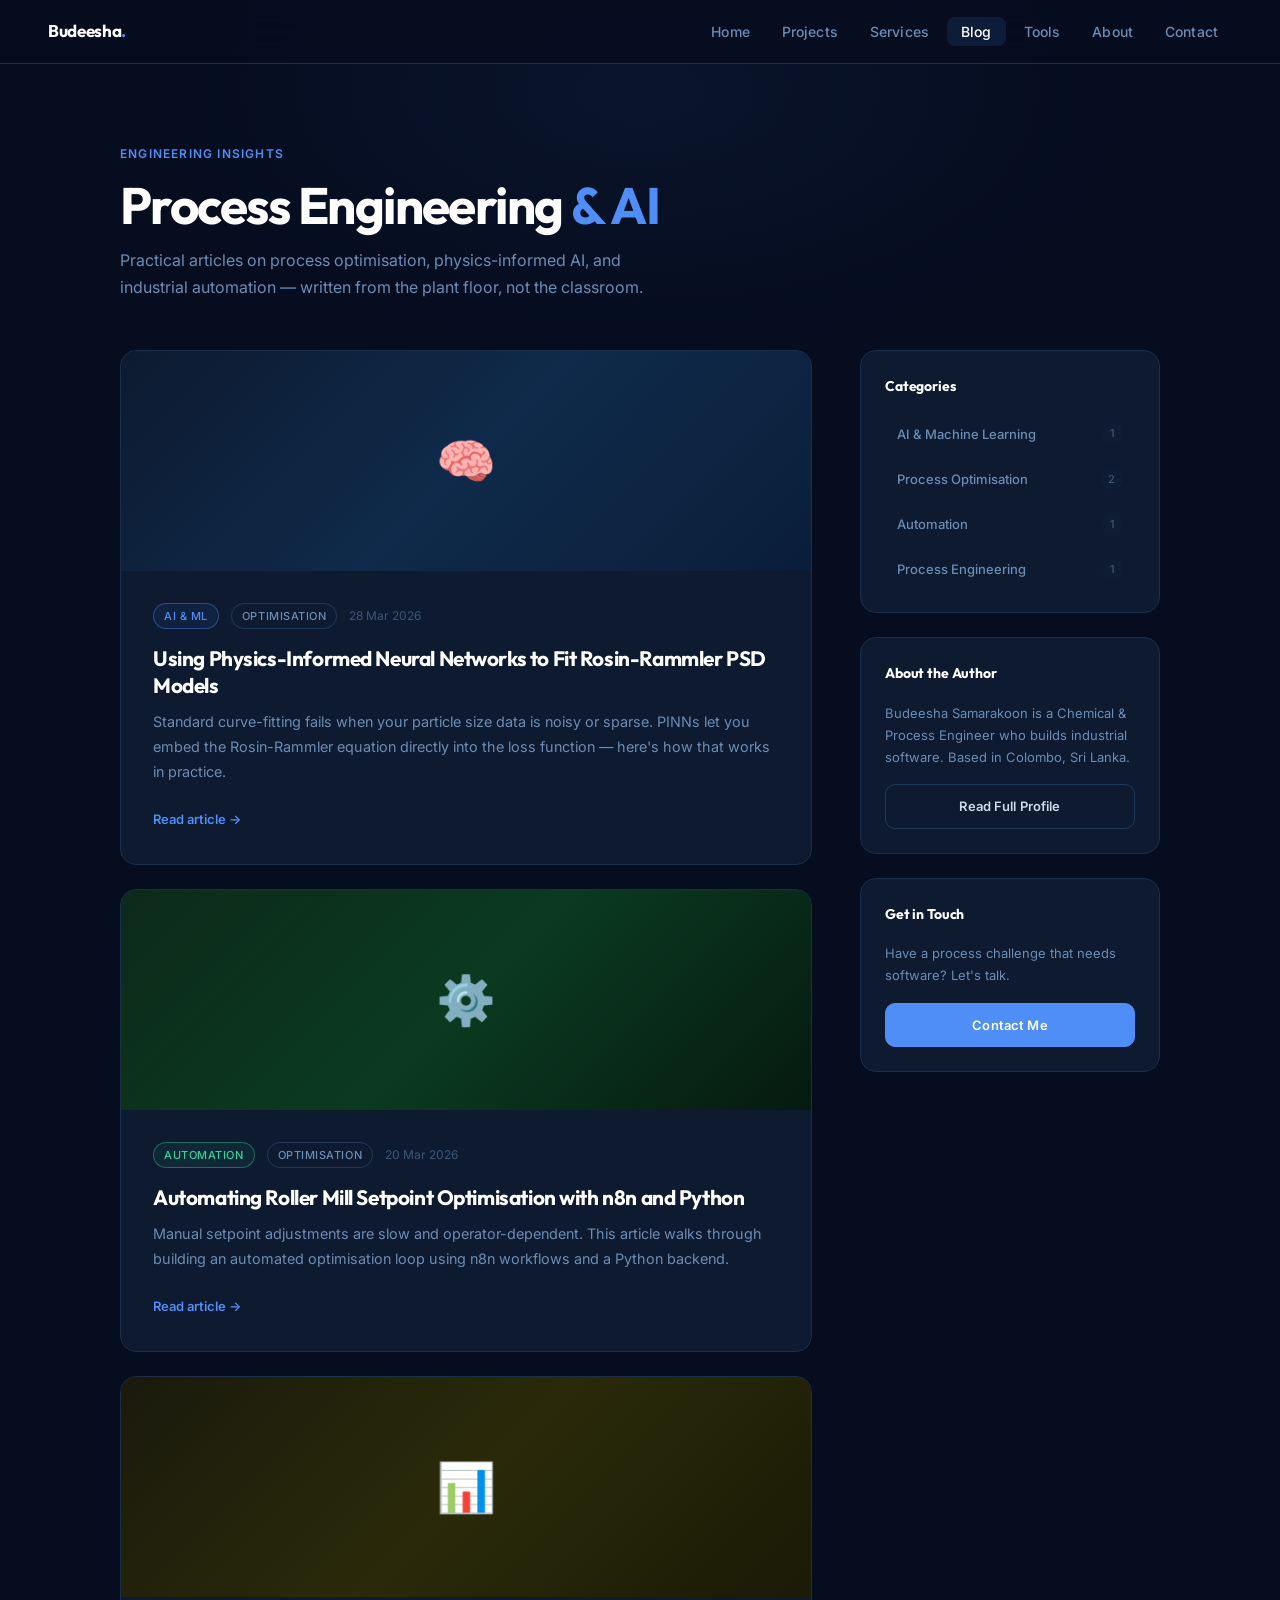
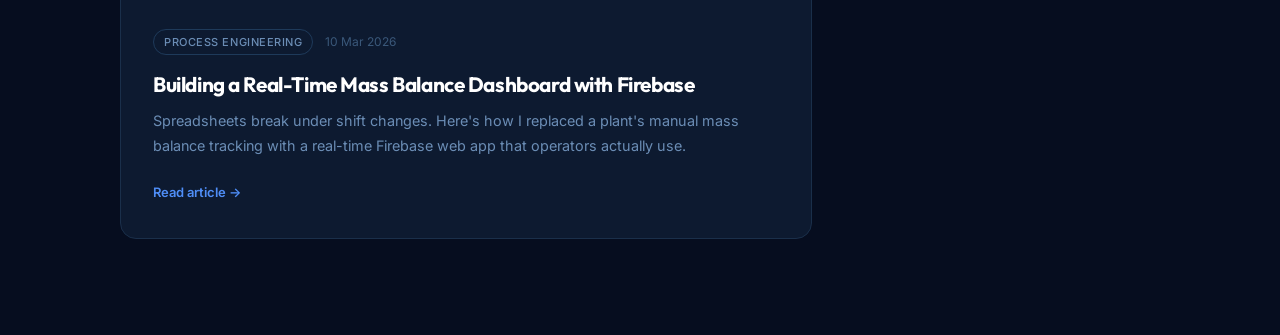
<file: blog.html>
<!DOCTYPE html>
<html lang="en">
<head>
  <meta charset="UTF-8">
  <meta name="viewport" content="width=device-width, initial-scale=1.0">
  <title>Blog | Budeesha Samarakoon</title>
  <meta name="description" content="Articles on process engineering, optimisation, AI, and industrial automation by Budeesha Samarakoon.">
  <link rel="stylesheet" href="style.css">
  <style>
    .blog-header {
      max-width: 1120px;
      margin: 0 auto;
      padding: 5rem 2.5rem 3rem;
    }

    .blog-grid {
      max-width: 1120px;
      margin: 0 auto;
      padding: 0 2.5rem 6rem;
      display: grid;
      grid-template-columns: 1fr 300px;
      gap: 3rem;
      align-items: start;
    }

    /* ── Post cards ── */
    .post-list {
      display: flex;
      flex-direction: column;
      gap: 1.5rem;
    }

    .post-card {
      background: var(--panel);
      border: 1px solid var(--border);
      border-radius: 16px;
      overflow: hidden;
      text-decoration: none;
      display: block;
      transition: border-color 0.2s, transform 0.2s;
    }

    .post-card:hover {
      border-color: var(--accent);
      transform: translateY(-2px);
    }

    /* Cover image */
    .post-cover {
      width: 100%;
      height: 220px;
      object-fit: cover;
      display: block;
    }

    .post-cover-placeholder {
      width: 100%;
      height: 220px;
      display: flex;
      align-items: center;
      justify-content: center;
      font-size: 3rem;
    }

    .post-card-body {
      padding: 2rem;
    }

    .post-meta {
      display: flex;
      align-items: center;
      gap: 0.75rem;
      margin-bottom: 1rem;
      flex-wrap: wrap;
    }

    .post-date {
      font-size: 12px;
      color: var(--text3);
    }

    .post-title {
      font-family: var(--heading);
      font-size: 1.3rem;
      font-weight: 700;
      color: #fff;
      letter-spacing: -0.02em;
      margin-bottom: 0.6rem;
      line-height: 1.3;
    }

    .post-card:hover .post-title {
      color: var(--accent);
    }

    .post-excerpt {
      font-size: 0.9rem;
      color: var(--text2);
      line-height: 1.75;
      margin-bottom: 1.25rem;
    }

    .post-read-more {
      font-size: 13px;
      font-weight: 600;
      color: var(--accent);
    }

    /* ── Sidebar ── */
    .blog-sidebar {
      position: sticky;
      top: 84px;
      display: flex;
      flex-direction: column;
      gap: 1.5rem;
    }

    .sidebar-card {
      background: var(--panel);
      border: 1px solid var(--border);
      border-radius: 16px;
      padding: 1.5rem;
    }

    .sidebar-title {
      font-family: var(--heading);
      font-size: 14px;
      font-weight: 700;
      color: #fff;
      margin-bottom: 1rem;
      letter-spacing: -0.01em;
    }

    .category-list {
      list-style: none;
      display: flex;
      flex-direction: column;
      gap: 0.4rem;
    }

    .category-list li a {
      display: flex;
      justify-content: space-between;
      align-items: center;
      padding: 0.5rem 0.75rem;
      border-radius: 8px;
      font-size: 13px;
      font-weight: 500;
      color: var(--text2);
      text-decoration: none;
      transition: background 0.2s, color 0.2s;
    }

    .category-list li a:hover {
      background: rgba(79,142,247,0.08);
      color: var(--accent);
    }

    .category-count {
      font-size: 11px;
      background: var(--bg3);
      color: var(--text3);
      padding: 2px 8px;
      border-radius: 20px;
    }

    .about-blurb {
      font-size: 13px;
      color: var(--text2);
      line-height: 1.7;
      margin-bottom: 1rem;
    }

    @media (max-width: 900px) {
      .blog-grid { grid-template-columns: 1fr; }
      .blog-sidebar { position: static; }
    }
  </style>
</head>
<body>

<nav>
  <a class="nav-logo" href="index.html">Budeesha<span>.</span></a>
  <ul class="nav-links">
    <li><a href="index.html">Home</a></li>
    <li><a href="projects.html">Projects</a></li>
    <li><a href="services.html">Services</a></li>
    <li><a href="blog.html" class="active">Blog</a></li>
    <li><a href="tools/psd-simulator.html">Tools</a></li>
    <li><a href="about.html">About</a></li>
    <li><a href="contact.html">Contact</a></li>
  </ul>
</nav>

<main>
  <div class="blog-header">
    <div class="section-label">Engineering Insights</div>
    <h1 class="section-title">Process Engineering <em>&amp; AI</em></h1>
    <p style="color:var(--text2); margin-top:0.75rem; max-width:560px; font-size:1rem;">
      Practical articles on process optimisation, physics-informed AI, and industrial automation — written from the plant floor, not the classroom.
    </p>
  </div>

  <div class="blog-grid">

    <!-- LEFT: Post list -->
    <div class="post-list">

      <a href="posts/rosin-rammler-pinn.html" class="post-card fade-up">
        <div class="post-cover-placeholder" style="background: linear-gradient(135deg, #0d1a30 0%, #0f2a4a 50%, #0a1e3a 100%);">🧠</div>
        <div class="post-card-body">
          <div class="post-meta">
            <span class="tag accent">AI &amp; ML</span>
            <span class="tag">Optimisation</span>
            <span class="post-date">28 Mar 2026</span>
          </div>
          <div class="post-title">Using Physics-Informed Neural Networks to Fit Rosin-Rammler PSD Models</div>
          <p class="post-excerpt">
            Standard curve-fitting fails when your particle size data is noisy or sparse. PINNs let you embed the Rosin-Rammler equation directly into the loss function — here's how that works in practice.
          </p>
          <span class="post-read-more">Read article →</span>
        </div>
      </a>

      <a href="posts/mill-optimisation-automation.html" class="post-card fade-up">
        <div class="post-cover-placeholder" style="background: linear-gradient(135deg, #0d2a1a 0%, #0a3a20 50%, #061a10 100%);">⚙️</div>
        <div class="post-card-body">
          <div class="post-meta">
            <span class="tag green">Automation</span>
            <span class="tag">Optimisation</span>
            <span class="post-date">20 Mar 2026</span>
          </div>
          <div class="post-title">Automating Roller Mill Setpoint Optimisation with n8n and Python</div>
          <p class="post-excerpt">
            Manual setpoint adjustments are slow and operator-dependent. This article walks through building an automated optimisation loop using n8n workflows and a Python backend.
          </p>
          <span class="post-read-more">Read article →</span>
        </div>
      </a>

      <a href="posts/mass-balance-firebase.html" class="post-card fade-up">
        <div class="post-cover-placeholder" style="background: linear-gradient(135deg, #1a1a0d 0%, #2a2a0a 50%, #1a1a06 100%);">📊</div>
        <div class="post-card-body">
          <div class="post-meta">
            <span class="tag">Process Engineering</span>
            <span class="post-date">10 Mar 2026</span>
          </div>
          <div class="post-title">Building a Real-Time Mass Balance Dashboard with Firebase</div>
          <p class="post-excerpt">
            Spreadsheets break under shift changes. Here's how I replaced a plant's manual mass balance tracking with a real-time Firebase web app that operators actually use.
          </p>
          <span class="post-read-more">Read article →</span>
        </div>
      </a>

    </div>

    <!-- RIGHT: Sidebar -->
    <div class="blog-sidebar">

      <div class="sidebar-card">
        <div class="sidebar-title">Categories</div>
        <ul class="category-list">
          <li><a href="#">AI &amp; Machine Learning <span class="category-count">1</span></a></li>
          <li><a href="#">Process Optimisation <span class="category-count">2</span></a></li>
          <li><a href="#">Automation <span class="category-count">1</span></a></li>
          <li><a href="#">Process Engineering <span class="category-count">1</span></a></li>
        </ul>
      </div>

      <div class="sidebar-card">
        <div class="sidebar-title">About the Author</div>
        <p class="about-blurb">
          Budeesha Samarakoon is a Chemical &amp; Process Engineer who builds industrial software. Based in Colombo, Sri Lanka.
        </p>
        <a href="about.html" class="btn btn-ghost" style="width:100%; justify-content:center; font-size:13px; padding:10px 20px;">Read Full Profile</a>
      </div>

      <div class="sidebar-card">
        <div class="sidebar-title">Get in Touch</div>
        <p class="about-blurb">Have a process challenge that needs software? Let's talk.</p>
        <a href="contact.html" class="btn" style="width:100%; justify-content:center; font-size:13px; padding:10px 20px;">Contact Me</a>
      </div>

    </div>
  </div>
</main>

</body>
</html>
</file>
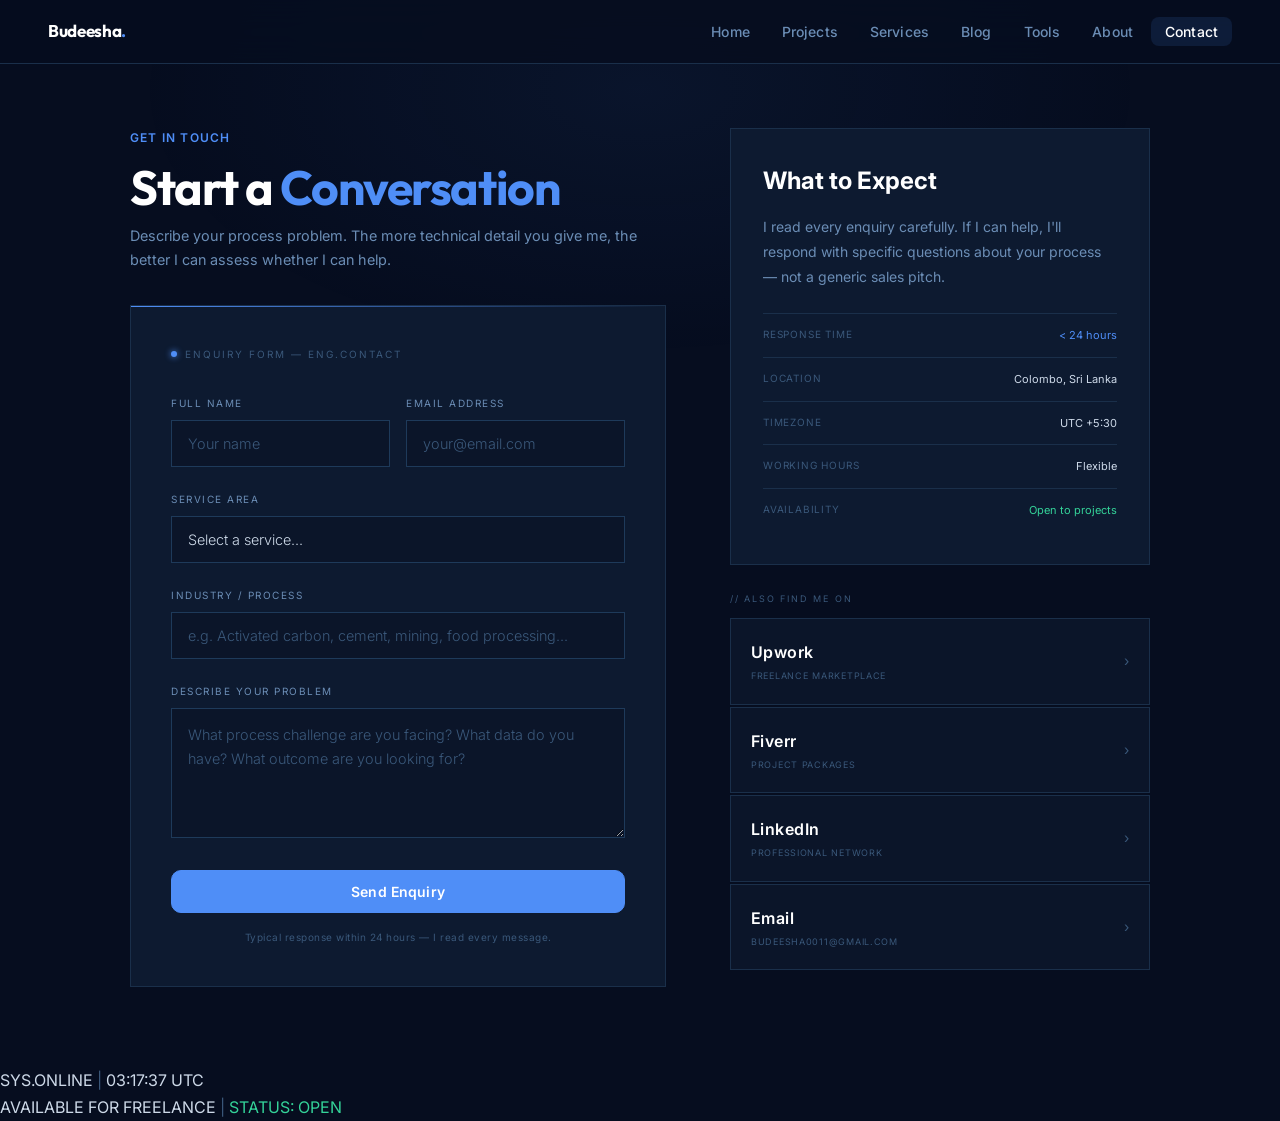
<file: contact.html>
<!DOCTYPE html>
<html lang="en">
<head>
  <meta charset="UTF-8">
  <meta name="viewport" content="width=device-width, initial-scale=1.0">
  <title>Contact | Budeesha</title>
  <link rel="stylesheet" href="style.css">
  <style>
    .contact-layout {
      max-width: 1100px;
      margin: 0 auto;
      padding: 4rem 2.5rem 5rem;
      display: grid;
      grid-template-columns: 1fr 420px;
      gap: 4rem;
      align-items: start;
    }

    /* Form */
    .contact-form-panel {
      background: var(--panel);
      border: 1px solid var(--border);
      padding: 2.5rem;
      position: relative;
    }

    .contact-form-panel::before {
      content: '';
      position: absolute;
      top: 0; left: 0; right: 0;
      height: 1px;
      background: linear-gradient(90deg, var(--accent), transparent);
    }

    .form-title {
      font-family: var(--mono);
      font-size: 10px;
      letter-spacing: 0.2em;
      text-transform: uppercase;
      color: var(--text3);
      margin-bottom: 2rem;
      display: flex;
      align-items: center;
      gap: 0.5rem;
    }

    .form-title::before {
      content: '';
      width: 6px; height: 6px;
      border-radius: 50%;
      background: var(--accent);
      box-shadow: 0 0 6px var(--accent);
    }

    .form-group {
      margin-bottom: 1.5rem;
    }

    .form-label {
      display: block;
      font-family: var(--mono);
      font-size: 10px;
      letter-spacing: 0.15em;
      text-transform: uppercase;
      color: var(--text2);
      margin-bottom: 0.5rem;
    }

    .form-input,
    .form-select,
    .form-textarea {
      width: 100%;
      background: var(--bg2);
      border: 1px solid var(--border2);
      color: var(--text);
      font-family: var(--sans);
      font-size: 0.9rem;
      font-weight: 300;
      padding: 0.875rem 1rem;
      transition: border-color 0.2s, box-shadow 0.2s;
      outline: none;
      appearance: none;
    }

    .form-input:focus,
    .form-select:focus,
    .form-textarea:focus {
      border-color: var(--accent);
      box-shadow: 0 0 0 1px rgba(0,200,255,0.15);
    }

    .form-input::placeholder,
    .form-textarea::placeholder { color: var(--text3); }

    .form-select option {
      background: var(--bg2);
      color: var(--text);
    }

    .form-textarea {
      resize: vertical;
      min-height: 130px;
      line-height: 1.7;
    }

    .form-row {
      display: grid;
      grid-template-columns: 1fr 1fr;
      gap: 1rem;
    }

    .form-submit {
      width: 100%;
      justify-content: center;
    }

    .form-note {
      font-family: var(--mono);
      font-size: 10px;
      color: var(--text3);
      letter-spacing: 0.05em;
      margin-top: 1rem;
      text-align: center;
    }

    /* Success message */
    .form-success {
      display: none;
      background: var(--bg2);
      border: 1px solid var(--accent2);
      padding: 1.5rem;
      margin-top: 1.5rem;
      font-family: var(--mono);
      font-size: 11px;
      color: var(--accent2);
      letter-spacing: 0.05em;
    }

    /* Sidebar info */
    .contact-sidebar { display: flex; flex-direction: column; gap: 2px; }

    .info-panel {
      background: var(--panel);
      border: 1px solid var(--border);
      padding: 2rem;
    }

    .info-title {
      font-family: var(--cond);
      font-size: 1.5rem;
      font-weight: 700;
      color: #fff;
      margin-bottom: 0.75rem;
    }

    .info-desc {
      font-size: 0.875rem;
      color: var(--text2);
      line-height: 1.8;
      margin-bottom: 1.5rem;
    }

    .info-row {
      display: flex;
      justify-content: space-between;
      padding: 0.75rem 0;
      border-top: 1px solid var(--border);
      font-size: 0.875rem;
    }

    .info-key {
      font-family: var(--mono);
      font-size: 10px;
      letter-spacing: 0.08em;
      text-transform: uppercase;
      color: var(--text3);
    }

    .info-val {
      font-family: var(--mono);
      font-size: 11px;
      color: var(--text);
    }

    .info-val.accent { color: var(--accent); }
    .info-val.green  { color: var(--accent2); }

    /* Freelance platforms */
    .platform-link {
      display: flex;
      align-items: center;
      justify-content: space-between;
      padding: 1.25rem;
      background: var(--bg2);
      border: 1px solid var(--border);
      text-decoration: none;
      transition: border-color 0.2s;
      margin-bottom: 2px;
    }

    .platform-link:hover { border-color: var(--accent); }

    .platform-link-name {
      font-family: var(--cond);
      font-size: 1rem;
      font-weight: 600;
      color: #fff;
      letter-spacing: 0.03em;
    }

    .platform-link-sub {
      font-family: var(--mono);
      font-size: 9px;
      color: var(--text3);
      letter-spacing: 0.08em;
      text-transform: uppercase;
      margin-top: 2px;
    }

    .platform-arrow {
      font-family: var(--mono);
      color: var(--text3);
      font-size: 14px;
      transition: color 0.2s, transform 0.2s;
    }

    .platform-link:hover .platform-arrow {
      color: var(--accent);
      transform: translateX(4px);
    }

    @media (max-width: 900px) {
      .contact-layout { grid-template-columns: 1fr; }
      .form-row { grid-template-columns: 1fr; }
    }
  </style>
</head>
<body>

<nav>
  <a class="nav-logo" href="index.html">Budeesha<span>.</span></a>
  <ul class="nav-links">
    <li><a href="index.html">Home</a></li>
    <li><a href="projects.html">Projects</a></li>
    <li><a href="services.html">Services</a></li>
    <li><a href="blog.html">Blog</a></li>
    <li><a href="tools/psd-simulator.html">Tools</a></li>
    <li><a href="about.html">About</a></li>
    <li><a href="contact.html" class="active">Contact</a></li>
  </ul>
</nav>

<main>
  <div class="contact-layout">

    <!-- LEFT: Form -->
    <div class="fade-up">
      <div class="section-label">Get in Touch</div>
      <h1 class="section-title" style="font-size: clamp(1.75rem, 4vw, 3rem); margin-bottom: 0.5rem;">
        Start a <em>Conversation</em>
      </h1>
      <p style="color: var(--text2); margin-bottom: 2rem; font-size: 0.9rem;">
        Describe your process problem. The more technical detail you give me, the better I can assess whether I can help.
      </p>

      <div class="contact-form-panel">
        <div class="form-title">Enquiry Form &mdash; ENG.CONTACT</div>

        <form id="contactForm" action="https://formspree.io/f/budeesha0011@gmail.com" method="POST">
          <div class="form-row">
            <div class="form-group">
              <label class="form-label" for="name">Full Name</label>
              <input class="form-input" type="text" id="name" name="name" placeholder="Your name" required>
            </div>
            <div class="form-group">
              <label class="form-label" for="email">Email Address</label>
              <input class="form-input" type="email" id="email" name="email" placeholder="your@email.com" required>
            </div>
          </div>

          <div class="form-group">
            <label class="form-label" for="service">Service Area</label>
            <select class="form-select" id="service" name="service">
              <option value="">Select a service...</option>
              <option value="pinn">Industrial AI / PINN Modelling</option>
              <option value="process">Process Engineering Consulting</option>
              <option value="webapp">Industrial Web Application</option>
              <option value="automation">Automation &amp; Workflow Systems</option>
              <option value="other">Other / Not Sure</option>
            </select>
          </div>

          <div class="form-group">
            <label class="form-label" for="industry">Industry / Process</label>
            <input class="form-input" type="text" id="industry" name="industry" placeholder="e.g. Activated carbon, cement, mining, food processing...">
          </div>

          <div class="form-group">
            <label class="form-label" for="message">Describe Your Problem</label>
            <textarea class="form-textarea" id="message" name="message" placeholder="What process challenge are you facing? What data do you have? What outcome are you looking for?" required></textarea>
          </div>

          <button type="submit" class="btn form-submit">
            <span>Send Enquiry</span>
          </button>
          <p class="form-note">Typical response within 24 hours &mdash; I read every message.</p>
        </form>

        <div class="form-success" id="formSuccess">
          &gt; Message received. I'll review your enquiry and respond within 24 hours.<br>
          &gt; Thank you for reaching out.
        </div>
      </div>
    </div>

    <!-- RIGHT: Sidebar -->
    <div class="contact-sidebar fade-up">

      <div class="info-panel">
        <h2 class="info-title">What to Expect</h2>
        <p class="info-desc">I read every enquiry carefully. If I can help, I'll respond with specific questions about your process — not a generic sales pitch.</p>
        <div class="info-row">
          <span class="info-key">Response Time</span>
          <span class="info-val accent">&lt; 24 hours</span>
        </div>
        <div class="info-row">
          <span class="info-key">Location</span>
          <span class="info-val">Colombo, Sri Lanka</span>
        </div>
        <div class="info-row">
          <span class="info-key">Timezone</span>
          <span class="info-val">UTC +5:30</span>
        </div>
        <div class="info-row">
          <span class="info-key">Working Hours</span>
          <span class="info-val">Flexible</span>
        </div>
        <div class="info-row">
          <span class="info-key">Availability</span>
          <span class="info-val green">Open to projects</span>
        </div>
      </div>

      <div style="margin-top: 1.5rem;">
        <p class="mono" style="font-size:9px; letter-spacing:0.2em; text-transform:uppercase; color:var(--text3); margin-bottom:0.75rem;">// Also find me on</p>

        <a href="#" class="platform-link">
          <div>
            <div class="platform-link-name">Upwork</div>
            <div class="platform-link-sub">Freelance marketplace</div>
          </div>
          <span class="platform-arrow">›</span>
        </a>

        <a href="#" class="platform-link">
          <div>
            <div class="platform-link-name">Fiverr</div>
            <div class="platform-link-sub">Project packages</div>
          </div>
          <span class="platform-arrow">›</span>
        </a>

        <a href="https://www.linkedin.com/in/budeeshasamarakoon" target="_blank" rel="noopener" class="platform-link">
          <div>
            <div class="platform-link-name">LinkedIn</div>
            <div class="platform-link-sub">Professional network</div>
          </div>
          <span class="platform-arrow">›</span>
        </a>

        <a href="mailto:budeesha0011@gmail.com" class="platform-link">
          <div>
            <div class="platform-link-name">Email</div>
            <div class="platform-link-sub">budeesha0011@gmail.com</div>
          </div>
          <span class="platform-arrow">›</span>
        </a>
      </div>

    </div>
  </div>
</main>

<div class="status-bar">
  <div class="status-dot"></div>
  <span>SYS.ONLINE</span>
  <span style="color: var(--text3)">|</span>
  <span id="clock"></span>
  <div class="spacer"></div>
  <span>AVAILABLE FOR FREELANCE</span>
  <span style="color: var(--text3)">|</span>
  <span style="color: var(--accent2)">STATUS: OPEN</span>
</div>

<script>
  function updateClock() {
    const now = new Date();
    document.getElementById('clock').textContent = now.toUTCString().slice(17,25) + ' UTC';
  }
  updateClock(); setInterval(updateClock, 1000);

  document.getElementById('contactForm').addEventListener('submit', function(e) {
    e.preventDefault();
    const form = this;
    fetch(form.action, {
      method: 'POST',
      body: new FormData(form),
      headers: { 'Accept': 'application/json' }
    }).then(r => {
      if (r.ok) {
        form.style.display = 'none';
        document.getElementById('formSuccess').style.display = 'block';
      }
    }).catch(() => {
      document.getElementById('formSuccess').style.display = 'block';
      document.getElementById('formSuccess').textContent = '> Message queued. Check your email for confirmation.';
    });
  });
</script>
</body>
</html>
</file>
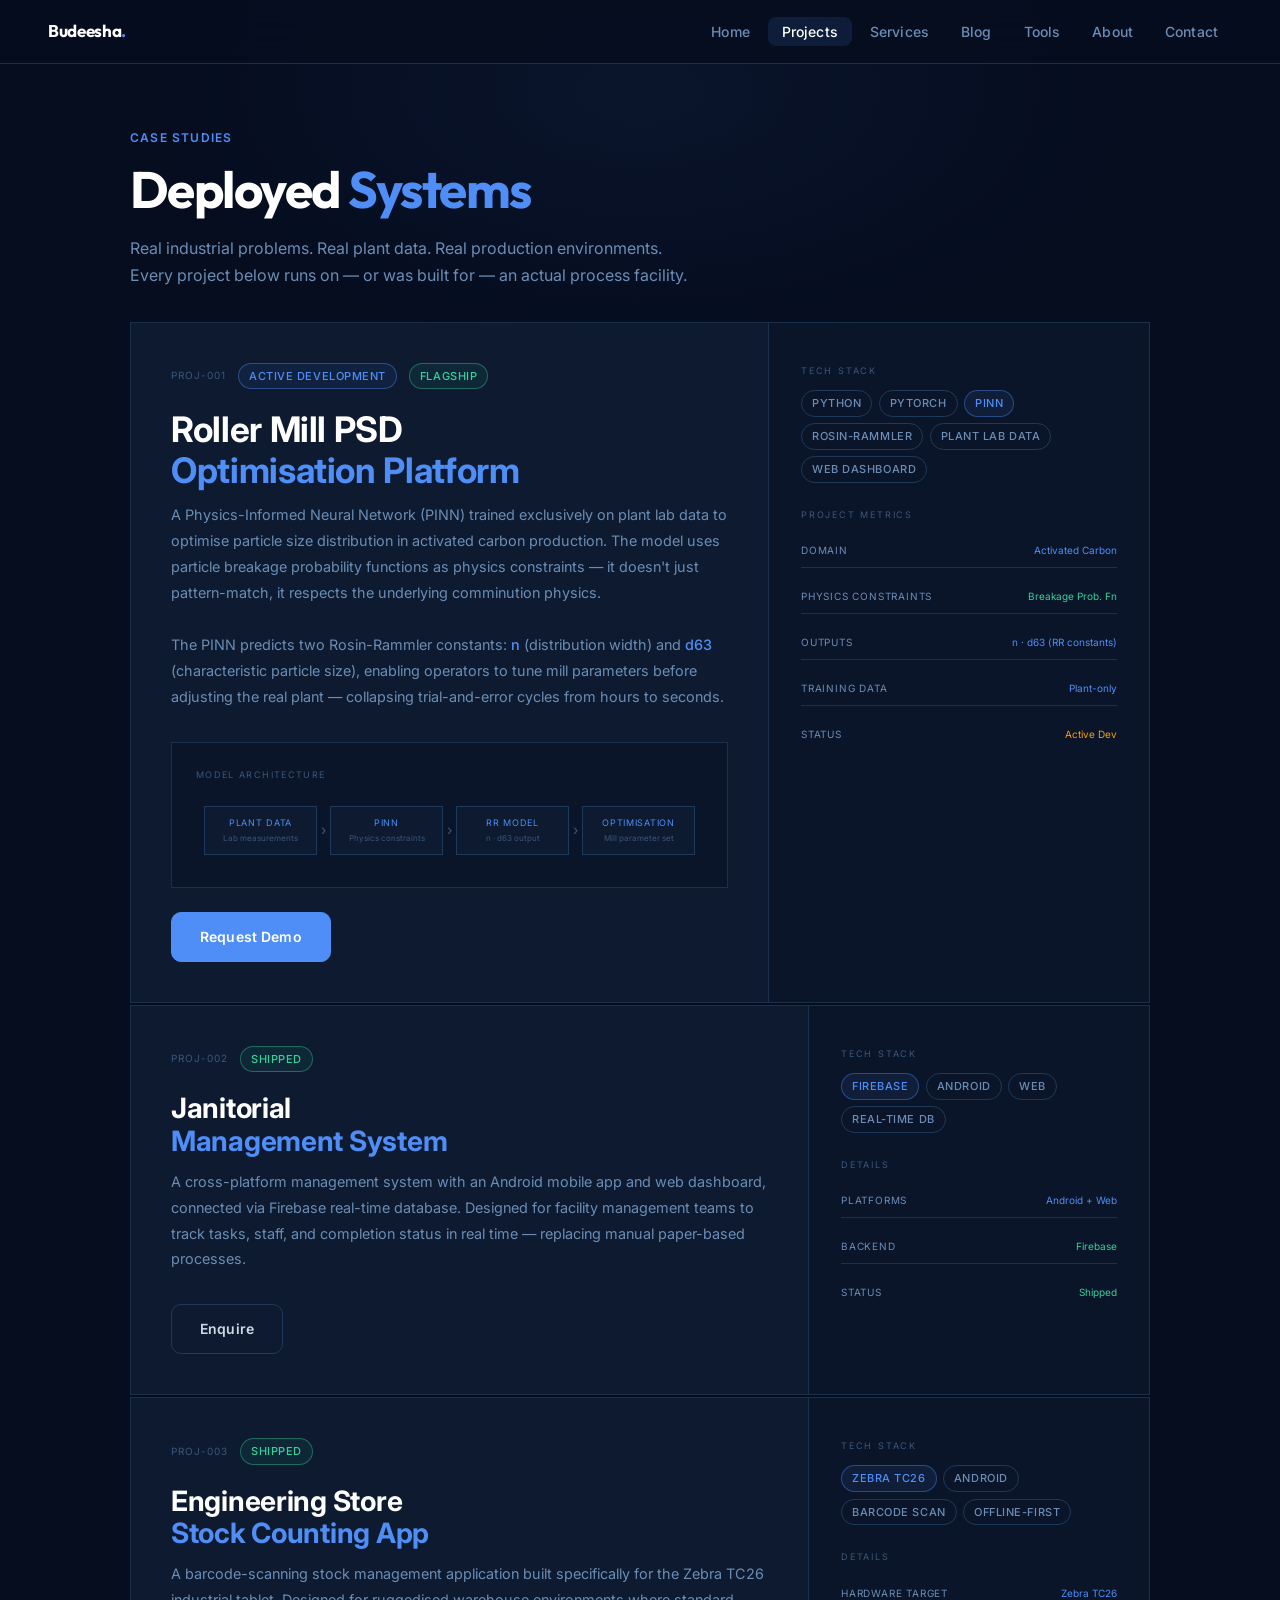
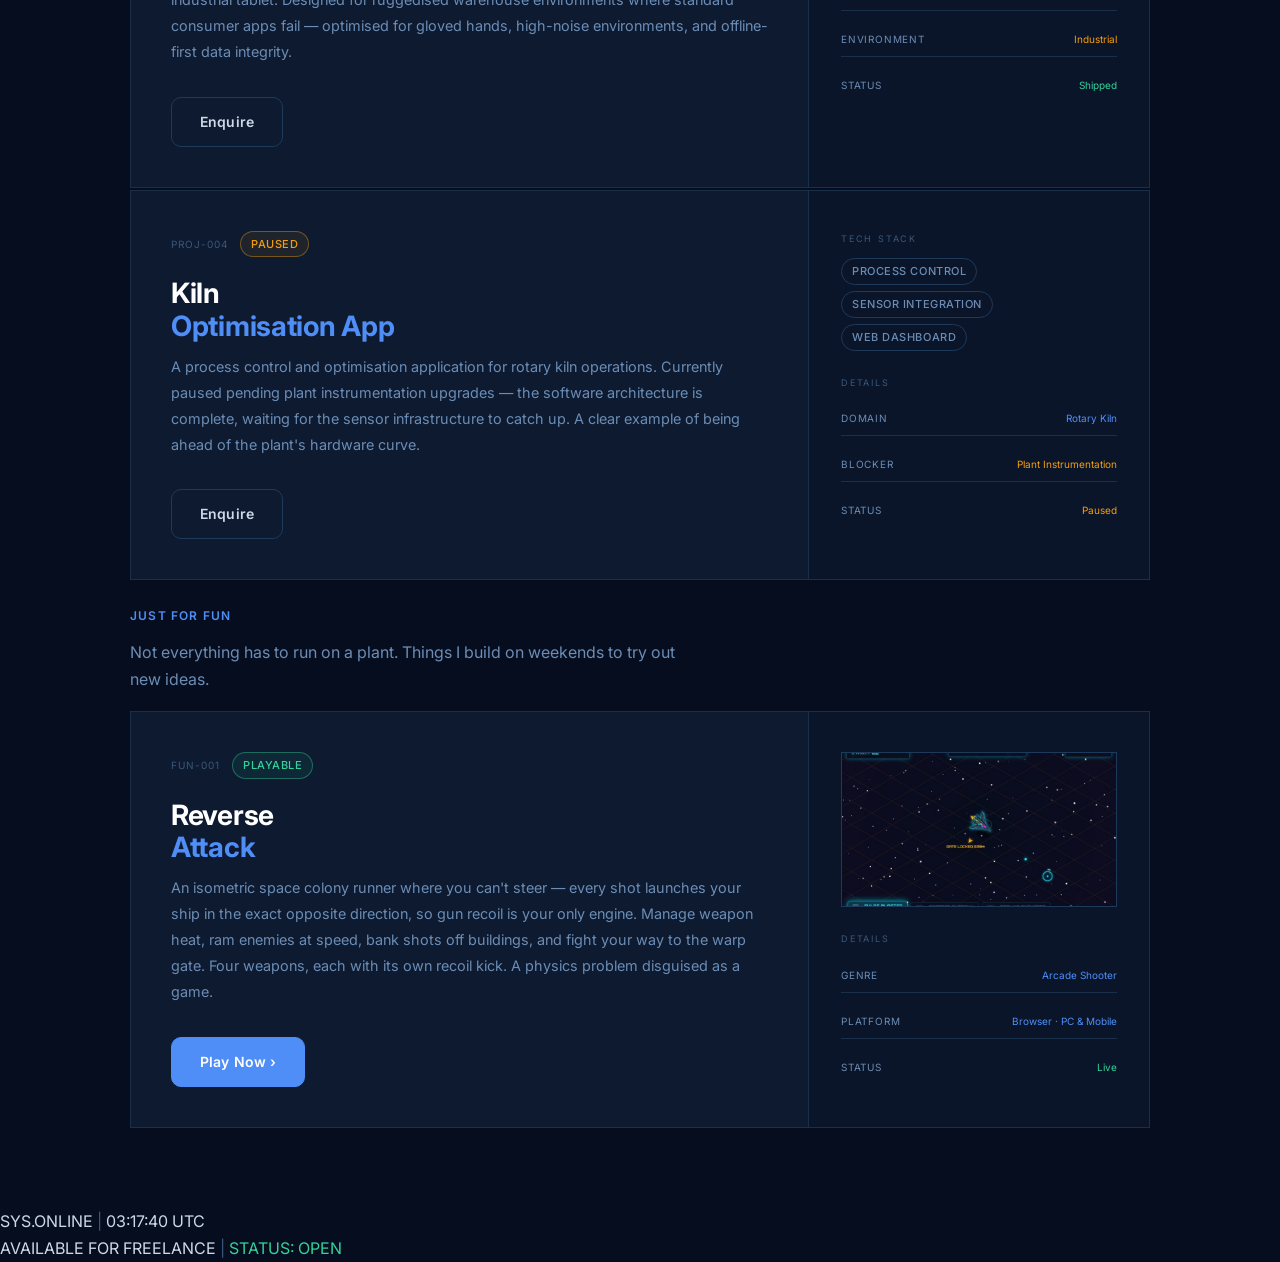
<file: projects.html>
<!DOCTYPE html>
<html lang="en">
<head>
  <meta charset="UTF-8">
  <meta name="viewport" content="width=device-width, initial-scale=1.0">
  <title>Projects | Budeesha</title>
  <link rel="stylesheet" href="style.css">
  <style>
    .page-header {
      max-width: 1100px;
      margin: 0 auto;
      padding: 4rem 2.5rem 2rem;
    }

    /* ── PROJECT GRID ── */
    .projects-grid {
      max-width: 1100px;
      margin: 0 auto;
      padding: 0 2.5rem 5rem;
      display: grid;
      gap: 2px;
    }

    /* ── PROJECT CARD ── */
    .project-card {
      background: var(--panel);
      border: 1px solid var(--border);
      display: grid;
      grid-template-columns: 1fr 340px;
      min-height: 280px;
      position: relative;
      overflow: hidden;
      transition: border-color 0.3s;
    }

    .project-card:hover { border-color: var(--accent); }

    .project-card::before {
      content: '';
      position: absolute;
      top: 0; left: 0; right: 0;
      height: 1px;
      background: linear-gradient(90deg, var(--accent), transparent);
      opacity: 0;
      transition: opacity 0.3s;
    }

    .project-card:hover::before { opacity: 1; }

    .project-body {
      padding: 2.5rem;
      border-right: 1px solid var(--border);
      display: flex;
      flex-direction: column;
    }

    .project-meta {
      display: flex;
      align-items: center;
      gap: 0.75rem;
      margin-bottom: 1.25rem;
      flex-wrap: wrap;
    }

    .project-num {
      font-family: var(--mono);
      font-size: 10px;
      color: var(--text3);
      letter-spacing: 0.1em;
    }

    .project-name {
      font-family: var(--cond);
      font-size: 1.75rem;
      font-weight: 700;
      color: #fff;
      letter-spacing: -0.01em;
      margin-bottom: 0.75rem;
      line-height: 1.15;
    }

    .project-name em {
      font-style: normal;
      color: var(--accent);
    }

    .project-desc {
      font-size: 0.9rem;
      color: var(--text2);
      line-height: 1.8;
      flex: 1;
      margin-bottom: 2rem;
    }

    .project-links {
      display: flex;
      gap: 0.75rem;
    }

    /* ── PROJECT SIDE PANEL ── */
    .project-side {
      padding: 2.5rem 2rem;
      background: var(--bg2);
      display: flex;
      flex-direction: column;
      gap: 1.5rem;
    }

    .side-section-label {
      font-family: var(--mono);
      font-size: 9px;
      letter-spacing: 0.2em;
      text-transform: uppercase;
      color: var(--text3);
      margin-bottom: 0.75rem;
    }

    .tech-stack {
      display: flex;
      flex-wrap: wrap;
      gap: 0.4rem;
    }

    .metric-row {
      display: flex;
      flex-direction: column;
      gap: 0.75rem;
    }

    .metric {
      display: flex;
      justify-content: space-between;
      align-items: center;
      padding: 0.5rem 0;
      border-bottom: 1px solid var(--border);
    }

    .metric:last-child { border-bottom: none; }

    .metric-key {
      font-family: var(--mono);
      font-size: 10px;
      letter-spacing: 0.08em;
      color: var(--text2);
      text-transform: uppercase;
    }

    .metric-val {
      font-family: var(--mono);
      font-size: 10px;
      color: var(--accent);
    }

    .metric-val.green { color: var(--accent2); }
    .metric-val.warn  { color: var(--warn); }

    /* ── FLAGSHIP CARD (larger) ── */
    .project-card.flagship {
      grid-template-columns: 1fr 380px;
    }

    .project-card.flagship .project-name {
      font-size: 2.2rem;
    }

    .flagship-diagram {
      background: var(--bg2);
      padding: 1.5rem;
      border: 1px solid var(--border);
      margin-bottom: 1.5rem;
      position: relative;
    }

    .diagram-label {
      font-family: var(--mono);
      font-size: 9px;
      letter-spacing: 0.15em;
      text-transform: uppercase;
      color: var(--text3);
      margin-bottom: 1rem;
    }

    .flow-steps {
      display: flex;
      align-items: center;
      gap: 0;
    }

    .flow-step {
      flex: 1;
      text-align: center;
      padding: 0.5rem;
    }

    .flow-step-inner {
      background: var(--panel);
      border: 1px solid var(--border2);
      padding: 0.5rem 0.25rem;
    }

    .flow-step-title {
      font-family: var(--mono);
      font-size: 9px;
      letter-spacing: 0.08em;
      color: var(--accent);
      text-transform: uppercase;
      display: block;
    }

    .flow-step-sub {
      font-family: var(--mono);
      font-size: 8px;
      color: var(--text3);
      display: block;
      margin-top: 2px;
    }

    .flow-arrow {
      font-family: var(--mono);
      font-size: 14px;
      color: var(--text3);
      flex-shrink: 0;
      margin: 0 -0.25rem;
    }

    /* ── SIDE PROJECTS ── */
    .side-header {
      padding: 1.5rem 0 1rem;
    }

    .game-shot {
      display: block;
      border: 1px solid var(--border2);
      overflow: hidden;
      aspect-ratio: 16 / 9;
    }

    .game-shot img {
      width: 100%; height: 100%;
      object-fit: cover;
      display: block;
      transition: transform 0.4s;
    }

    .game-shot:hover img { transform: scale(1.04); }

    @media (max-width: 900px) {
      .project-card,
      .project-card.flagship {
        grid-template-columns: 1fr;
      }
      .project-body { border-right: none; border-bottom: 1px solid var(--border); }
      .flow-steps { flex-wrap: wrap; }
    }
  </style>
</head>
<body>

<nav>
  <a class="nav-logo" href="index.html">Budeesha<span>.</span></a>
  <ul class="nav-links">
    <li><a href="index.html">Home</a></li>
    <li><a href="projects.html" class="active">Projects</a></li>
    <li><a href="services.html">Services</a></li>
    <li><a href="blog.html">Blog</a></li>
    <li><a href="tools/psd-simulator.html">Tools</a></li>
    <li><a href="about.html">About</a></li>
    <li><a href="contact.html">Contact</a></li>
  </ul>
</nav>

<main>
  <div class="page-header fade-up">
    <div class="section-label">Case Studies</div>
    <h1 class="section-title">Deployed <em>Systems</em></h1>
    <p style="color: var(--text2); margin-top: 1rem; max-width: 560px;">
      Real industrial problems. Real plant data. Real production environments. Every project below runs on — or was built for — an actual process facility.
    </p>
  </div>

  <div class="projects-grid">

    <!-- PROJECT 1: PINN Mill Optimisation (FLAGSHIP) -->
    <div class="project-card flagship fade-up">
      <div class="project-body">
        <div class="project-meta">
          <span class="project-num">PROJ-001</span>
          <span class="tag accent">Active Development</span>
          <span class="tag green">Flagship</span>
        </div>
        <h2 class="project-name">Roller Mill PSD<br><em>Optimisation Platform</em></h2>
        <p class="project-desc">
          A Physics-Informed Neural Network (PINN) trained exclusively on plant lab data to optimise particle size distribution in activated carbon production. The model uses particle breakage probability functions as physics constraints — it doesn't just pattern-match, it respects the underlying comminution physics.<br><br>
          The PINN predicts two Rosin-Rammler constants: <strong style="color:var(--accent); font-weight:500">n</strong> (distribution width) and <strong style="color:var(--accent); font-weight:500">d63</strong> (characteristic particle size), enabling operators to tune mill parameters before adjusting the real plant — collapsing trial-and-error cycles from hours to seconds.
        </p>

        <!-- Architecture flow -->
        <div class="flagship-diagram">
          <div class="diagram-label">Model Architecture</div>
          <div class="flow-steps">
            <div class="flow-step">
              <div class="flow-step-inner">
                <span class="flow-step-title">Plant Data</span>
                <span class="flow-step-sub">Lab measurements</span>
              </div>
            </div>
            <div class="flow-arrow">›</div>
            <div class="flow-step">
              <div class="flow-step-inner">
                <span class="flow-step-title">PINN</span>
                <span class="flow-step-sub">Physics constraints</span>
              </div>
            </div>
            <div class="flow-arrow">›</div>
            <div class="flow-step">
              <div class="flow-step-inner">
                <span class="flow-step-title">RR Model</span>
                <span class="flow-step-sub">n · d63 output</span>
              </div>
            </div>
            <div class="flow-arrow">›</div>
            <div class="flow-step">
              <div class="flow-step-inner">
                <span class="flow-step-title">Optimisation</span>
                <span class="flow-step-sub">Mill parameter set</span>
              </div>
            </div>
          </div>
        </div>

        <div class="project-links">
          <a href="contact.html" class="btn"><span>Request Demo</span></a>
        </div>
      </div>

      <div class="project-side">
        <div>
          <div class="side-section-label">Tech Stack</div>
          <div class="tech-stack">
            <span class="tag">Python</span>
            <span class="tag">PyTorch</span>
            <span class="tag accent">PINN</span>
            <span class="tag">Rosin-Rammler</span>
            <span class="tag">Plant Lab Data</span>
            <span class="tag">Web Dashboard</span>
          </div>
        </div>
        <div>
          <div class="side-section-label">Project Metrics</div>
          <div class="metric-row">
            <div class="metric">
              <span class="metric-key">Domain</span>
              <span class="metric-val">Activated Carbon</span>
            </div>
            <div class="metric">
              <span class="metric-key">Physics Constraints</span>
              <span class="metric-val green">Breakage Prob. Fn</span>
            </div>
            <div class="metric">
              <span class="metric-key">Outputs</span>
              <span class="metric-val">n · d63 (RR constants)</span>
            </div>
            <div class="metric">
              <span class="metric-key">Training Data</span>
              <span class="metric-val">Plant-only</span>
            </div>
            <div class="metric">
              <span class="metric-key">Status</span>
              <span class="metric-val warn">Active Dev</span>
            </div>
          </div>
        </div>
      </div>
    </div>

    <!-- PROJECT 2: Janitorial Management -->
    <div class="project-card fade-up">
      <div class="project-body">
        <div class="project-meta">
          <span class="project-num">PROJ-002</span>
          <span class="tag green">Shipped</span>
        </div>
        <h2 class="project-name">Janitorial<br><em>Management System</em></h2>
        <p class="project-desc">
          A cross-platform management system with an Android mobile app and web dashboard, connected via Firebase real-time database. Designed for facility management teams to track tasks, staff, and completion status in real time — replacing manual paper-based processes.
        </p>
        <div class="project-links">
          <a href="contact.html" class="btn btn-ghost"><span>Enquire</span></a>
        </div>
      </div>

      <div class="project-side">
        <div>
          <div class="side-section-label">Tech Stack</div>
          <div class="tech-stack">
            <span class="tag accent">Firebase</span>
            <span class="tag">Android</span>
            <span class="tag">Web</span>
            <span class="tag">Real-time DB</span>
          </div>
        </div>
        <div>
          <div class="side-section-label">Details</div>
          <div class="metric-row">
            <div class="metric">
              <span class="metric-key">Platforms</span>
              <span class="metric-val">Android + Web</span>
            </div>
            <div class="metric">
              <span class="metric-key">Backend</span>
              <span class="metric-val green">Firebase</span>
            </div>
            <div class="metric">
              <span class="metric-key">Status</span>
              <span class="metric-val green">Shipped</span>
            </div>
          </div>
        </div>
      </div>
    </div>

    <!-- PROJECT 3: Stock Counting App -->
    <div class="project-card fade-up">
      <div class="project-body">
        <div class="project-meta">
          <span class="project-num">PROJ-003</span>
          <span class="tag green">Shipped</span>
        </div>
        <h2 class="project-name">Engineering Store<br><em>Stock Counting App</em></h2>
        <p class="project-desc">
          A barcode-scanning stock management application built specifically for the Zebra TC26 industrial tablet. Designed for ruggedised warehouse environments where standard consumer apps fail — optimised for gloved hands, high-noise environments, and offline-first data integrity.
        </p>
        <div class="project-links">
          <a href="contact.html" class="btn btn-ghost"><span>Enquire</span></a>
        </div>
      </div>

      <div class="project-side">
        <div>
          <div class="side-section-label">Tech Stack</div>
          <div class="tech-stack">
            <span class="tag accent">Zebra TC26</span>
            <span class="tag">Android</span>
            <span class="tag">Barcode Scan</span>
            <span class="tag">Offline-first</span>
          </div>
        </div>
        <div>
          <div class="side-section-label">Details</div>
          <div class="metric-row">
            <div class="metric">
              <span class="metric-key">Hardware Target</span>
              <span class="metric-val">Zebra TC26</span>
            </div>
            <div class="metric">
              <span class="metric-key">Environment</span>
              <span class="metric-val warn">Industrial</span>
            </div>
            <div class="metric">
              <span class="metric-key">Status</span>
              <span class="metric-val green">Shipped</span>
            </div>
          </div>
        </div>
      </div>
    </div>

    <!-- PROJECT 4: Kiln Optimisation -->
    <div class="project-card fade-up">
      <div class="project-body">
        <div class="project-meta">
          <span class="project-num">PROJ-004</span>
          <span class="tag warn">Paused</span>
        </div>
        <h2 class="project-name">Kiln<br><em>Optimisation App</em></h2>
        <p class="project-desc">
          A process control and optimisation application for rotary kiln operations. Currently paused pending plant instrumentation upgrades — the software architecture is complete, waiting for the sensor infrastructure to catch up. A clear example of being ahead of the plant's hardware curve.
        </p>
        <div class="project-links">
          <a href="contact.html" class="btn btn-ghost"><span>Enquire</span></a>
        </div>
      </div>

      <div class="project-side">
        <div>
          <div class="side-section-label">Tech Stack</div>
          <div class="tech-stack">
            <span class="tag">Process Control</span>
            <span class="tag">Sensor Integration</span>
            <span class="tag">Web Dashboard</span>
          </div>
        </div>
        <div>
          <div class="side-section-label">Details</div>
          <div class="metric-row">
            <div class="metric">
              <span class="metric-key">Domain</span>
              <span class="metric-val">Rotary Kiln</span>
            </div>
            <div class="metric">
              <span class="metric-key">Blocker</span>
              <span class="metric-val warn">Plant Instrumentation</span>
            </div>
            <div class="metric">
              <span class="metric-key">Status</span>
              <span class="metric-val warn">Paused</span>
            </div>
          </div>
        </div>
      </div>
    </div>

    <!-- SIDE PROJECTS -->
    <div class="side-header fade-up">
      <div class="section-label">Just for Fun</div>
      <p style="color: var(--text2); max-width: 560px;">
        Not everything has to run on a plant. Things I build on weekends to try out new ideas.
      </p>
    </div>

    <!-- FUN 1: Reverse Attack -->
    <div class="project-card fade-up">
      <div class="project-body">
        <div class="project-meta">
          <span class="project-num">FUN-001</span>
          <span class="tag green">Playable</span>
        </div>
        <h2 class="project-name">Reverse<br><em>Attack</em></h2>
        <p class="project-desc">
          An isometric space colony runner where you can't steer — every shot launches your ship in the exact opposite direction, so gun recoil is your only engine. Manage weapon heat, ram enemies at speed, bank shots off buildings, and fight your way to the warp gate. Four weapons, each with its own recoil kick. A physics problem disguised as a game.
        </p>
        <div class="project-links">
          <a href="https://reverse-attack-2026.web.app/" target="_blank" rel="noopener" class="btn"><span>Play Now ›</span></a>
        </div>
      </div>

      <div class="project-side">
        <a class="game-shot" href="https://reverse-attack-2026.web.app/" target="_blank" rel="noopener">
          <img src="images/reverse-attack.jpg" alt="Reverse Attack gameplay — ship in an isometric space colony" loading="lazy" width="800" height="450">
        </a>
        <div>
          <div class="side-section-label">Details</div>
          <div class="metric-row">
            <div class="metric">
              <span class="metric-key">Genre</span>
              <span class="metric-val">Arcade Shooter</span>
            </div>
            <div class="metric">
              <span class="metric-key">Platform</span>
              <span class="metric-val">Browser · PC &amp; Mobile</span>
            </div>
            <div class="metric">
              <span class="metric-key">Status</span>
              <span class="metric-val green">Live</span>
            </div>
          </div>
        </div>
      </div>
    </div>

  </div>
</main>

<div class="status-bar">
  <div class="status-dot"></div>
  <span>SYS.ONLINE</span>
  <span style="color: var(--text3)">|</span>
  <span id="clock"></span>
  <div class="spacer"></div>
  <span>AVAILABLE FOR FREELANCE</span>
  <span style="color: var(--text3)">|</span>
  <span style="color: var(--accent2)">STATUS: OPEN</span>
</div>

<script>
  function updateClock() {
    const now = new Date();
    document.getElementById('clock').textContent = now.toUTCString().slice(17,25) + ' UTC';
  }
  updateClock(); setInterval(updateClock, 1000);
</script>
</body>
</html>
</file>
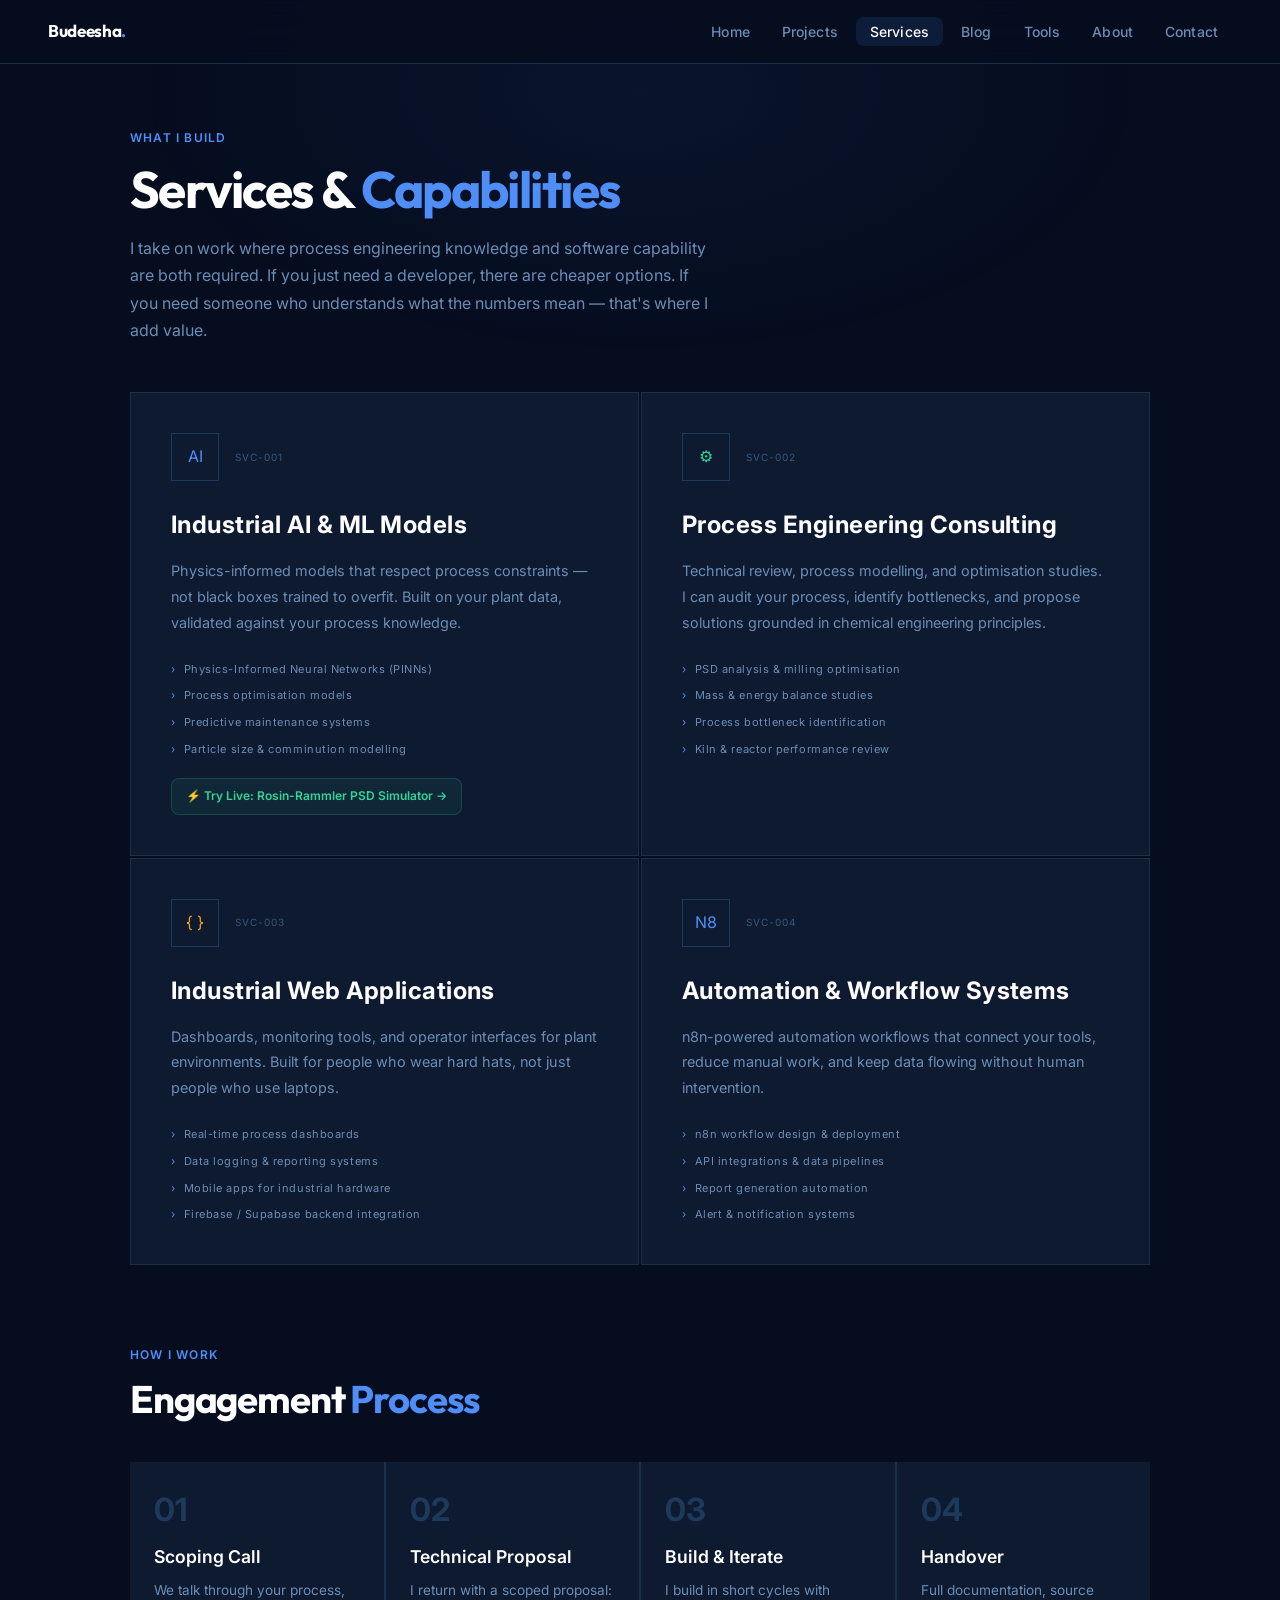
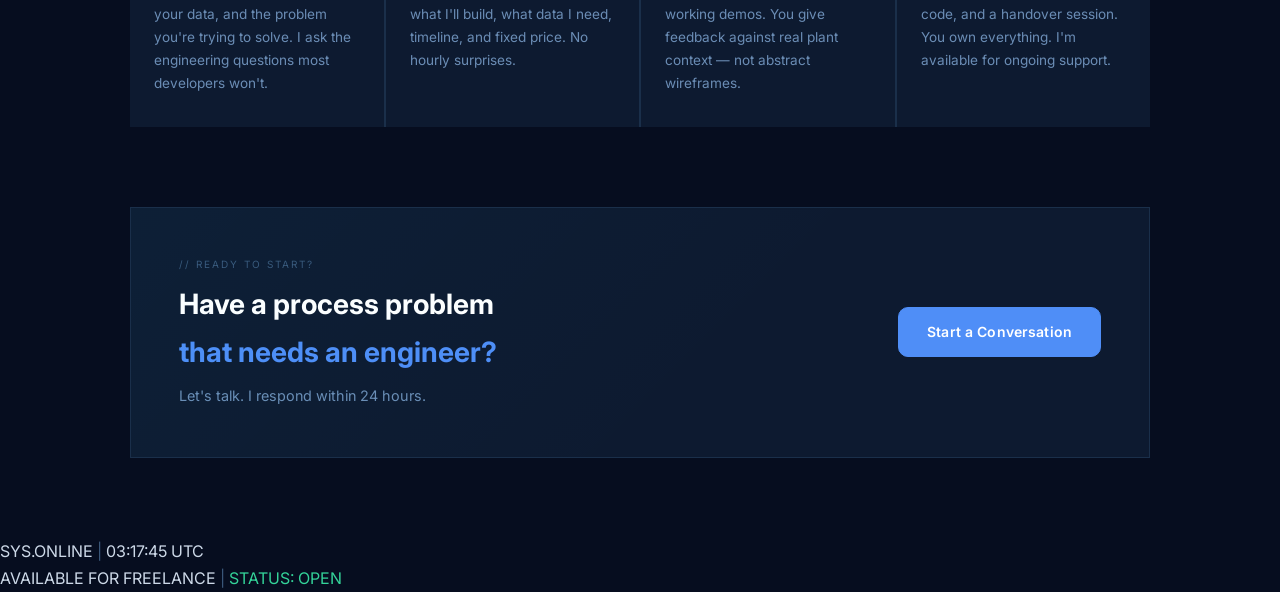
<file: services.html>
<!DOCTYPE html>
<html lang="en">
<head>
  <meta charset="UTF-8">
  <meta name="viewport" content="width=device-width, initial-scale=1.0">
  <title>Services | Budeesha</title>
  <link rel="stylesheet" href="style.css">
  <style>
    .page-header {
      max-width: 1100px;
      margin: 0 auto;
      padding: 4rem 2.5rem 3rem;
    }

    .services-layout {
      max-width: 1100px;
      margin: 0 auto;
      padding: 0 2.5rem 5rem;
      display: grid;
      grid-template-columns: 1fr 1fr;
      gap: 2px;
    }

    .service-card {
      background: var(--panel);
      border: 1px solid var(--border);
      padding: 2.5rem;
      position: relative;
      overflow: hidden;
      transition: border-color 0.3s;
    }

    .service-card:hover { border-color: var(--accent); }

    .service-card::before {
      content: '';
      position: absolute;
      top: 0; left: 0;
      width: 3px; height: 0;
      background: var(--accent);
      transition: height 0.3s ease;
    }

    .service-card:hover::before { height: 100%; }

    .service-card.wide {
      grid-column: 1 / -1;
    }

    .service-icon-row {
      display: flex;
      align-items: center;
      gap: 1rem;
      margin-bottom: 1.5rem;
    }

    .service-icon {
      width: 48px; height: 48px;
      border: 1px solid var(--border2);
      display: flex;
      align-items: center;
      justify-content: center;
      font-family: var(--mono);
      font-size: 16px;
      color: var(--accent);
      flex-shrink: 0;
    }

    .service-code {
      font-family: var(--mono);
      font-size: 10px;
      color: var(--text3);
      letter-spacing: 0.1em;
    }

    .service-name {
      font-family: var(--cond);
      font-size: 1.5rem;
      font-weight: 700;
      color: #fff;
      letter-spacing: 0.02em;
      margin-bottom: 0.75rem;
    }

    .service-desc {
      font-size: 0.9rem;
      color: var(--text2);
      line-height: 1.8;
      margin-bottom: 1.5rem;
    }

    .service-bullets {
      list-style: none;
      display: flex;
      flex-direction: column;
      gap: 0.5rem;
    }

    .service-bullets li {
      font-family: var(--mono);
      font-size: 11px;
      color: var(--text2);
      letter-spacing: 0.05em;
      display: flex;
      align-items: flex-start;
      gap: 0.5rem;
    }

    .service-bullets li::before {
      content: '›';
      color: var(--accent);
      flex-shrink: 0;
    }

    /* Wide card layout */
    .service-card.wide .wide-inner {
      display: grid;
      grid-template-columns: 1fr 1fr;
      gap: 3rem;
      align-items: start;
    }

    /* Process section */
    .process-section {
      max-width: 1100px;
      margin: 0 auto;
      padding: 0 2.5rem 5rem;
    }

    .process-steps {
      display: grid;
      grid-template-columns: repeat(4, 1fr);
      gap: 2px;
      margin-top: 2.5rem;
      background: var(--border);
    }

    .process-step {
      background: var(--panel);
      padding: 2rem 1.5rem;
      position: relative;
    }

    .step-num {
      font-family: var(--mono);
      font-size: 2rem;
      font-weight: 700;
      color: var(--border2);
      line-height: 1;
      margin-bottom: 1rem;
    }

    .step-title {
      font-family: var(--cond);
      font-size: 1.1rem;
      font-weight: 600;
      color: #fff;
      margin-bottom: 0.5rem;
    }

    .step-desc {
      font-size: 0.85rem;
      color: var(--text2);
      line-height: 1.7;
    }

    /* CTA Banner */
    .cta-banner {
      max-width: 1100px;
      margin: 0 auto;
      padding: 0 2.5rem 5rem;
    }

    .cta-inner {
      background: var(--panel);
      border: 1px solid var(--border);
      padding: 3rem;
      display: flex;
      align-items: center;
      justify-content: space-between;
      gap: 2rem;
      position: relative;
      overflow: hidden;
    }

    .cta-inner::before {
      content: '';
      position: absolute;
      inset: 0;
      background: linear-gradient(135deg, rgba(0,200,255,0.03), transparent 60%);
    }

    @media (max-width: 900px) {
      .services-layout { grid-template-columns: 1fr; }
      .service-card.wide .wide-inner { grid-template-columns: 1fr; gap: 2rem; }
      .process-steps { grid-template-columns: 1fr 1fr; }
      .cta-inner { flex-direction: column; align-items: flex-start; }
    }

    @media (max-width: 600px) {
      .process-steps { grid-template-columns: 1fr; }
    }
  </style>
</head>
<body>

<nav>
  <a class="nav-logo" href="index.html">Budeesha<span>.</span></a>
  <ul class="nav-links">
    <li><a href="index.html">Home</a></li>
    <li><a href="projects.html">Projects</a></li>
    <li><a href="services.html" class="active">Services</a></li>
    <li><a href="blog.html">Blog</a></li>
    <li><a href="tools/psd-simulator.html">Tools</a></li>
    <li><a href="about.html">About</a></li>
    <li><a href="contact.html">Contact</a></li>
  </ul>
</nav>

<main>
  <div class="page-header fade-up">
    <div class="section-label">What I Build</div>
    <h1 class="section-title">Services &amp; <em>Capabilities</em></h1>
    <p style="color: var(--text2); margin-top: 1rem; max-width: 580px;">
      I take on work where process engineering knowledge and software capability are both required. If you just need a developer, there are cheaper options. If you need someone who understands what the numbers mean — that's where I add value.
    </p>
  </div>

  <div class="services-layout">

    <div class="service-card fade-up">
      <div class="service-icon-row">
        <div class="service-icon">AI</div>
        <span class="service-code">SVC-001</span>
      </div>
      <h2 class="service-name">Industrial AI &amp; ML Models</h2>
      <p class="service-desc">Physics-informed models that respect process constraints — not black boxes trained to overfit. Built on your plant data, validated against your process knowledge.</p>
      <ul class="service-bullets">
        <li>Physics-Informed Neural Networks (PINNs)</li>
        <li>Process optimisation models</li>
        <li>Predictive maintenance systems</li>
        <li>Particle size &amp; comminution modelling</li>
      </ul>
      <a href="tools/psd-simulator.html" style="display:inline-flex; align-items:center; gap:0.6rem; margin-top:1.25rem; font-size:12px; font-weight:600; color:var(--accent2); text-decoration:none; background:rgba(52,211,153,0.07); border:1px solid rgba(52,211,153,0.2); border-radius:8px; padding:7px 14px; transition:all 0.2s;" onmouseover="this.style.background='rgba(52,211,153,0.14)'" onmouseout="this.style.background='rgba(52,211,153,0.07)'">
        ⚡ Try Live: Rosin-Rammler PSD Simulator →
      </a>
    </div>

    <div class="service-card fade-up">
      <div class="service-icon-row">
        <div class="service-icon" style="color: var(--accent2);">⚙</div>
        <span class="service-code">SVC-002</span>
      </div>
      <h2 class="service-name">Process Engineering Consulting</h2>
      <p class="service-desc">Technical review, process modelling, and optimisation studies. I can audit your process, identify bottlenecks, and propose solutions grounded in chemical engineering principles.</p>
      <ul class="service-bullets">
        <li>PSD analysis &amp; milling optimisation</li>
        <li>Mass &amp; energy balance studies</li>
        <li>Process bottleneck identification</li>
        <li>Kiln &amp; reactor performance review</li>
      </ul>
    </div>

    <div class="service-card fade-up">
      <div class="service-icon-row">
        <div class="service-icon" style="color: var(--warn);">{ }</div>
        <span class="service-code">SVC-003</span>
      </div>
      <h2 class="service-name">Industrial Web Applications</h2>
      <p class="service-desc">Dashboards, monitoring tools, and operator interfaces for plant environments. Built for people who wear hard hats, not just people who use laptops.</p>
      <ul class="service-bullets">
        <li>Real-time process dashboards</li>
        <li>Data logging &amp; reporting systems</li>
        <li>Mobile apps for industrial hardware</li>
        <li>Firebase / Supabase backend integration</li>
      </ul>
    </div>

    <div class="service-card fade-up">
      <div class="service-icon-row">
        <div class="service-icon">N8</div>
        <span class="service-code">SVC-004</span>
      </div>
      <h2 class="service-name">Automation &amp; Workflow Systems</h2>
      <p class="service-desc">n8n-powered automation workflows that connect your tools, reduce manual work, and keep data flowing without human intervention.</p>
      <ul class="service-bullets">
        <li>n8n workflow design &amp; deployment</li>
        <li>API integrations &amp; data pipelines</li>
        <li>Report generation automation</li>
        <li>Alert &amp; notification systems</li>
      </ul>
    </div>

  </div>

  <!-- PROCESS -->
  <div class="process-section fade-up">
    <div class="section-label">How I Work</div>
    <h2 class="section-title" style="font-size: clamp(1.5rem,3vw,2.5rem)">Engagement <em>Process</em></h2>

    <div class="process-steps">
      <div class="process-step">
        <div class="step-num">01</div>
        <div class="step-title">Scoping Call</div>
        <p class="step-desc">We talk through your process, your data, and the problem you're trying to solve. I ask the engineering questions most developers won't.</p>
      </div>
      <div class="process-step">
        <div class="step-num">02</div>
        <div class="step-title">Technical Proposal</div>
        <p class="step-desc">I return with a scoped proposal: what I'll build, what data I need, timeline, and fixed price. No hourly surprises.</p>
      </div>
      <div class="process-step">
        <div class="step-num">03</div>
        <div class="step-title">Build &amp; Iterate</div>
        <p class="step-desc">I build in short cycles with working demos. You give feedback against real plant context — not abstract wireframes.</p>
      </div>
      <div class="process-step">
        <div class="step-num">04</div>
        <div class="step-title">Handover</div>
        <p class="step-desc">Full documentation, source code, and a handover session. You own everything. I'm available for ongoing support.</p>
      </div>
    </div>
  </div>

  <!-- CTA -->
  <div class="cta-banner">
    <div class="cta-inner corners">
      <div>
        <p class="mono" style="font-size:10px; letter-spacing:0.2em; color:var(--text3); text-transform:uppercase; margin-bottom:0.5rem;">// Ready to start?</p>
        <h3 style="font-family:var(--cond); font-size:1.75rem; font-weight:700; color:#fff; margin-bottom:0.5rem;">Have a process problem<br><em style="font-style:normal; color:var(--accent)">that needs an engineer?</em></h3>
        <p style="color:var(--text2); font-size:0.9rem;">Let's talk. I respond within 24 hours.</p>
      </div>
      <div style="flex-shrink:0">
        <a href="contact.html" class="btn"><span>Start a Conversation</span></a>
      </div>
    </div>
  </div>

</main>

<div class="status-bar">
  <div class="status-dot"></div>
  <span>SYS.ONLINE</span>
  <span style="color: var(--text3)">|</span>
  <span id="clock"></span>
  <div class="spacer"></div>
  <span>AVAILABLE FOR FREELANCE</span>
  <span style="color: var(--text3)">|</span>
  <span style="color: var(--accent2)">STATUS: OPEN</span>
</div>

<script>
  function updateClock() {
    const now = new Date();
    document.getElementById('clock').textContent = now.toUTCString().slice(17,25) + ' UTC';
  }
  updateClock(); setInterval(updateClock, 1000);
</script>
</body>
</html>
</file>
<file: style.css>
@import url('https://fonts.googleapis.com/css2?family=Inter:wght@300;400;500;600;700&family=Outfit:wght@400;600;700;800&display=swap');

:root {
  --bg:        #060d1f;
  --bg2:       #0b1529;
  --bg3:       #0f1c34;
  --panel:     #0d1a30;
  --border:    #1a2f4a;
  --border2:   #1e3a5a;
  --accent:    #4f8ef7;
  --accent2:   #34d399;
  --warn:      #f59e0b;
  --text:      #cdd9e8;
  --text2:     #6b8db5;
  --text3:     #3a587a;
  --heading:   'Outfit', sans-serif;
  --sans:      'Inter', sans-serif;
}

*, *::before, *::after { box-sizing: border-box; margin: 0; padding: 0; }

html { scroll-behavior: smooth; }

body {
  background: var(--bg);
  color: var(--text);
  font-family: var(--sans);
  font-weight: 400;
  font-size: 16px;
  line-height: 1.7;
  min-height: 100vh;
  overflow-x: hidden;
}

/* ── Subtle radial glow ── */
body::before {
  content: '';
  position: fixed;
  top: -20%;
  left: 50%;
  transform: translateX(-50%);
  width: 80vw;
  height: 60vh;
  background: radial-gradient(ellipse, rgba(79,142,247,0.06) 0%, transparent 70%);
  pointer-events: none;
  z-index: 0;
}

/* ── NAV ── */
nav {
  position: fixed;
  top: 0; left: 0; right: 0;
  z-index: 1000;
  display: flex;
  align-items: center;
  justify-content: space-between;
  padding: 0 3rem;
  height: 64px;
  background: rgba(6,13,31,0.85);
  backdrop-filter: blur(20px);
  border-bottom: 1px solid var(--border);
}

.nav-logo {
  font-family: var(--heading);
  font-size: 17px;
  font-weight: 700;
  color: #fff;
  text-decoration: none;
  letter-spacing: -0.02em;
}

.nav-logo span { color: var(--accent); }

.nav-links {
  display: flex;
  gap: 0.25rem;
  list-style: none;
}

.nav-links a {
  font-size: 14px;
  font-weight: 500;
  letter-spacing: 0.01em;
  color: var(--text2);
  text-decoration: none;
  padding: 6px 14px;
  border-radius: 8px;
  transition: color 0.2s, background 0.2s;
}

.nav-links a:hover {
  color: #fff;
  background: rgba(255,255,255,0.06);
}

.nav-links a.active {
  color: #fff;
  background: rgba(79,142,247,0.12);
}

/* ── MAIN CONTENT WRAPPER ── */
main {
  position: relative;
  z-index: 1;
  padding-top: 64px;
}

/* ── SECTION WRAPPER ── */
.section {
  max-width: 1120px;
  margin: 0 auto;
  padding: 6rem 2.5rem;
}

/* ── SECTION HEADER ── */
.section-label {
  font-size: 12px;
  font-weight: 600;
  letter-spacing: 0.1em;
  text-transform: uppercase;
  color: var(--accent);
  margin-bottom: 0.75rem;
}

.section-title {
  font-family: var(--heading);
  font-size: clamp(2rem, 5vw, 3.2rem);
  font-weight: 700;
  line-height: 1.15;
  color: #fff;
  letter-spacing: -0.03em;
}

.section-title em {
  font-style: normal;
  color: var(--accent);
}

/* ── PANEL / CARD ── */
.panel {
  background: var(--panel);
  border: 1px solid var(--border);
  border-radius: 16px;
  position: relative;
  overflow: hidden;
}

/* ── TAG / BADGE ── */
.tag {
  display: inline-block;
  font-size: 11px;
  font-weight: 500;
  letter-spacing: 0.05em;
  padding: 3px 10px;
  border-radius: 20px;
  border: 1px solid var(--border2);
  color: var(--text2);
  text-transform: uppercase;
}

.tag.accent { border-color: rgba(79,142,247,0.4); color: var(--accent); background: rgba(79,142,247,0.08); }
.tag.green  { border-color: rgba(52,211,153,0.4); color: var(--accent2); background: rgba(52,211,153,0.08); }
.tag.warn   { border-color: rgba(245,158,11,0.4); color: var(--warn); background: rgba(245,158,11,0.08); }

/* ── BUTTON ── */
.btn {
  display: inline-flex;
  align-items: center;
  gap: 0.5rem;
  font-family: var(--sans);
  font-size: 14px;
  font-weight: 600;
  letter-spacing: 0.01em;
  text-decoration: none;
  padding: 12px 28px;
  border-radius: 10px;
  border: 1px solid var(--accent);
  color: #fff;
  background: var(--accent);
  cursor: pointer;
  transition: all 0.2s;
}

.btn:hover {
  background: #6ba0f9;
  border-color: #6ba0f9;
  transform: translateY(-1px);
  box-shadow: 0 8px 24px rgba(79,142,247,0.25);
}

.btn-ghost {
  background: transparent;
  border-color: var(--border2);
  color: var(--text);
}

.btn-ghost:hover {
  background: rgba(255,255,255,0.06);
  border-color: var(--text2);
  box-shadow: none;
}

/* ── DIVIDER ── */
.hline {
  border: none;
  border-top: 1px solid var(--border);
  margin: 3rem 0;
}

/* ── UTILITY ── */
.muted { color: var(--text2); }
.accent-text { color: var(--accent); }
.green-text  { color: var(--accent2); }

/* ── ANIMATIONS ── */
@keyframes fadeUp {
  from { opacity: 0; transform: translateY(24px); }
  to   { opacity: 1; transform: translateY(0); }
}

@keyframes pulse {
  0%, 100% { opacity: 1; }
  50%       { opacity: 0.4; }
}

.fade-up {
  opacity: 0;
  animation: fadeUp 0.6s ease forwards;
}

.fade-up:nth-child(1) { animation-delay: 0.1s; }
.fade-up:nth-child(2) { animation-delay: 0.2s; }
.fade-up:nth-child(3) { animation-delay: 0.3s; }
.fade-up:nth-child(4) { animation-delay: 0.4s; }
.fade-up:nth-child(5) { animation-delay: 0.5s; }

/* ── RESPONSIVE ── */
@media (max-width: 768px) {
  nav { padding: 0 1.5rem; }
  .nav-links { display: none; }
  .section { padding: 4rem 1.5rem; }
}
</file>
